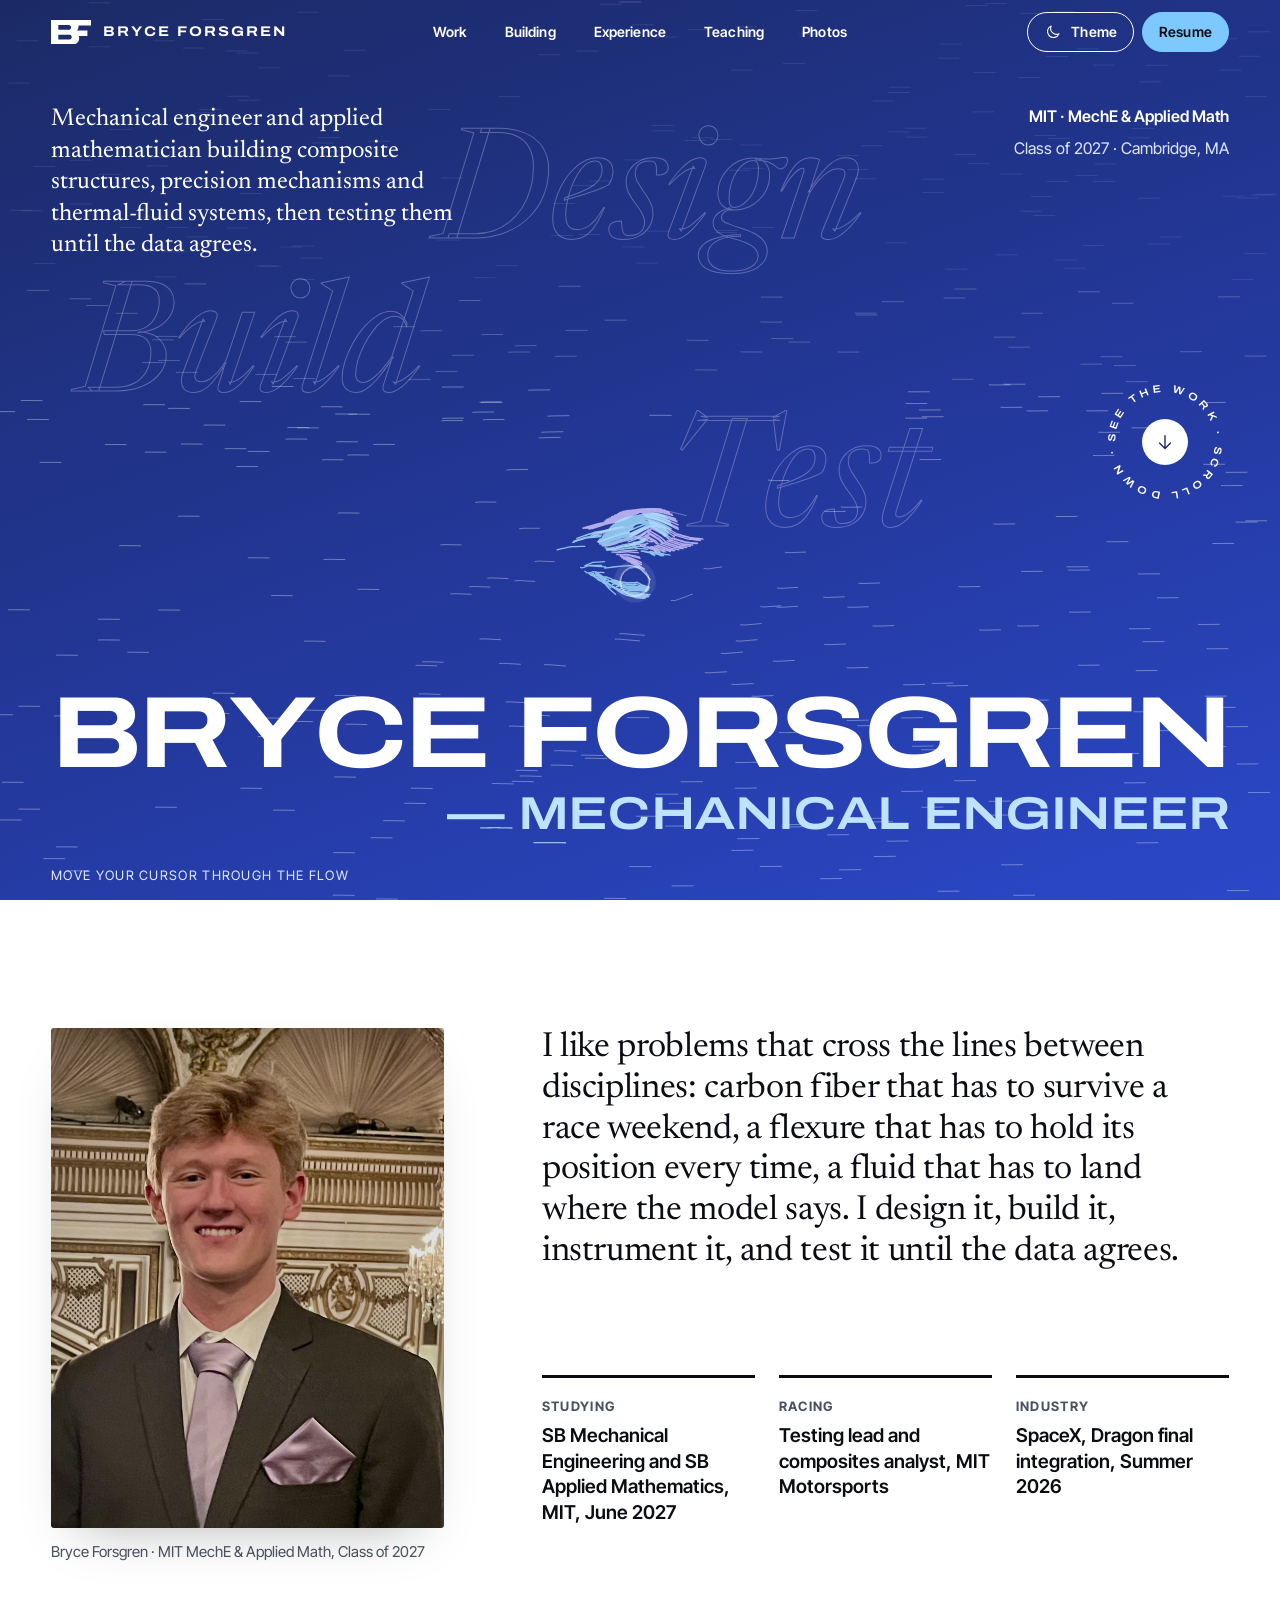
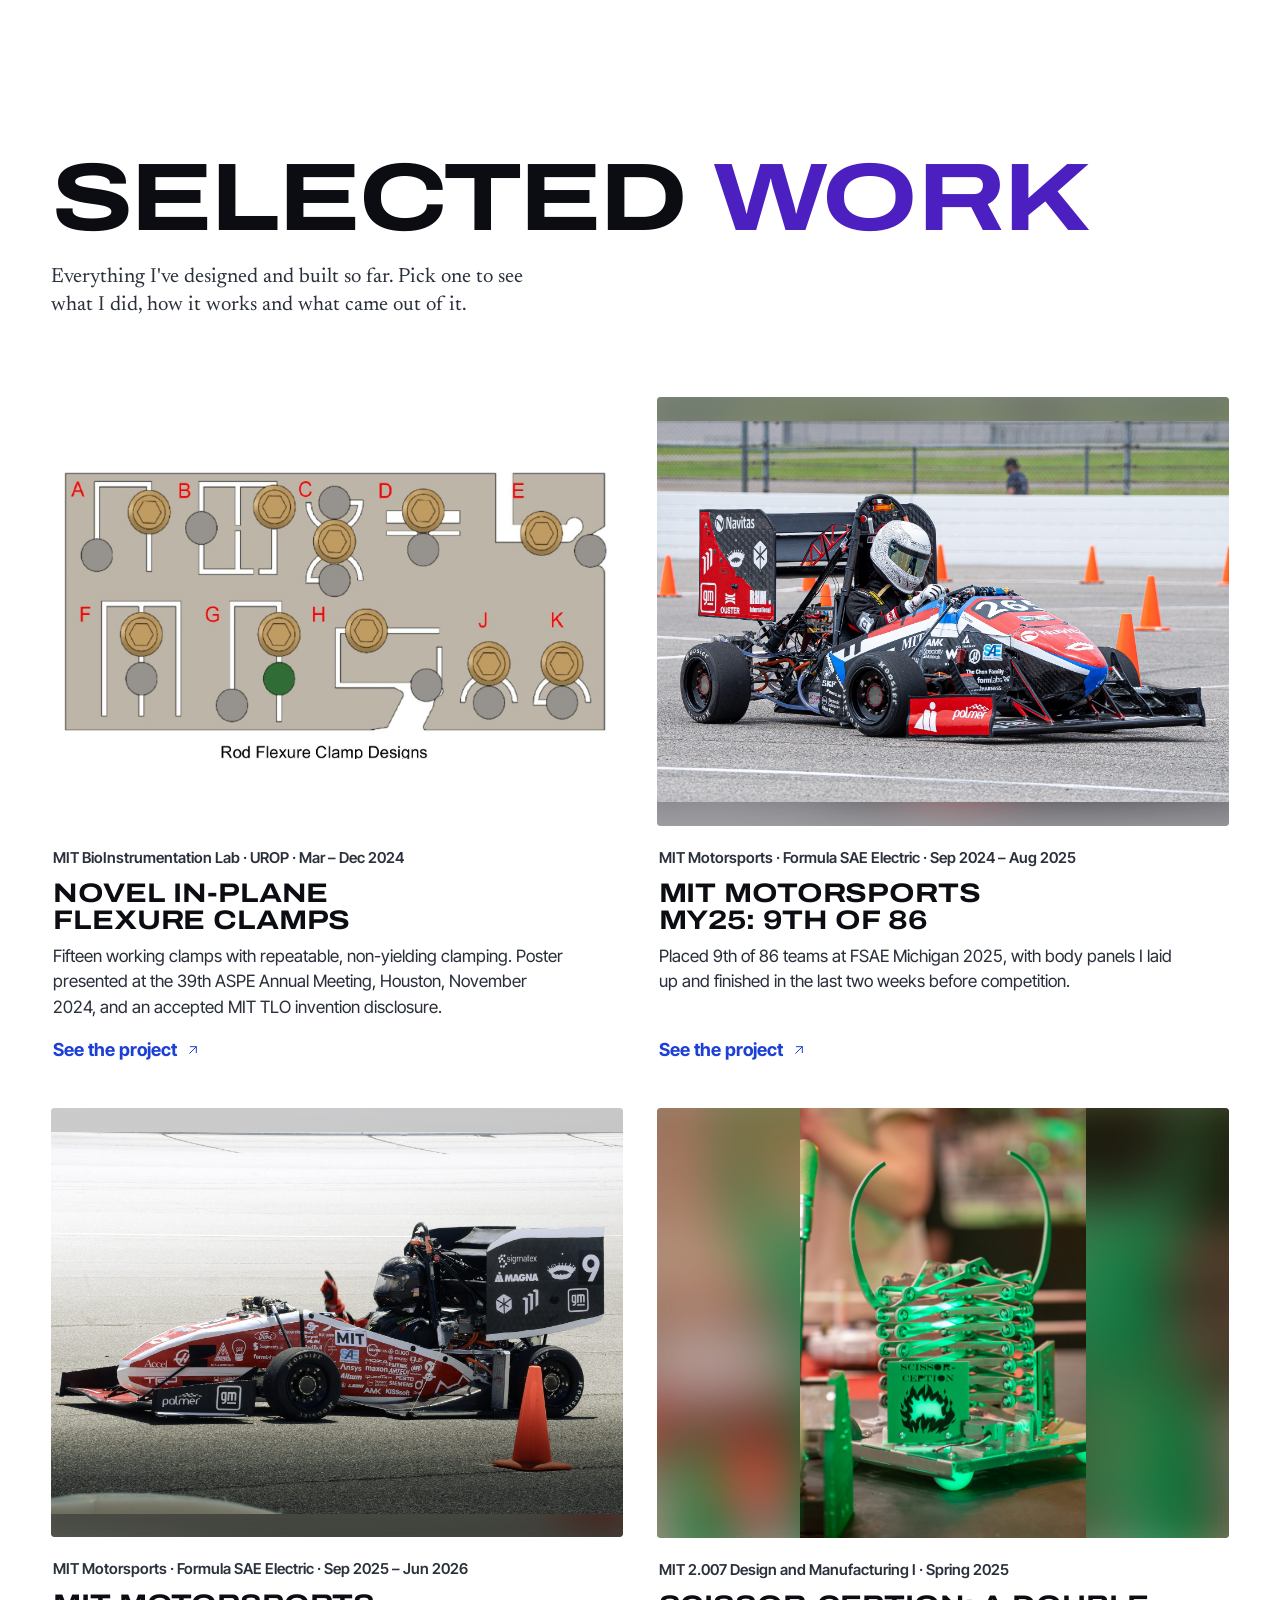
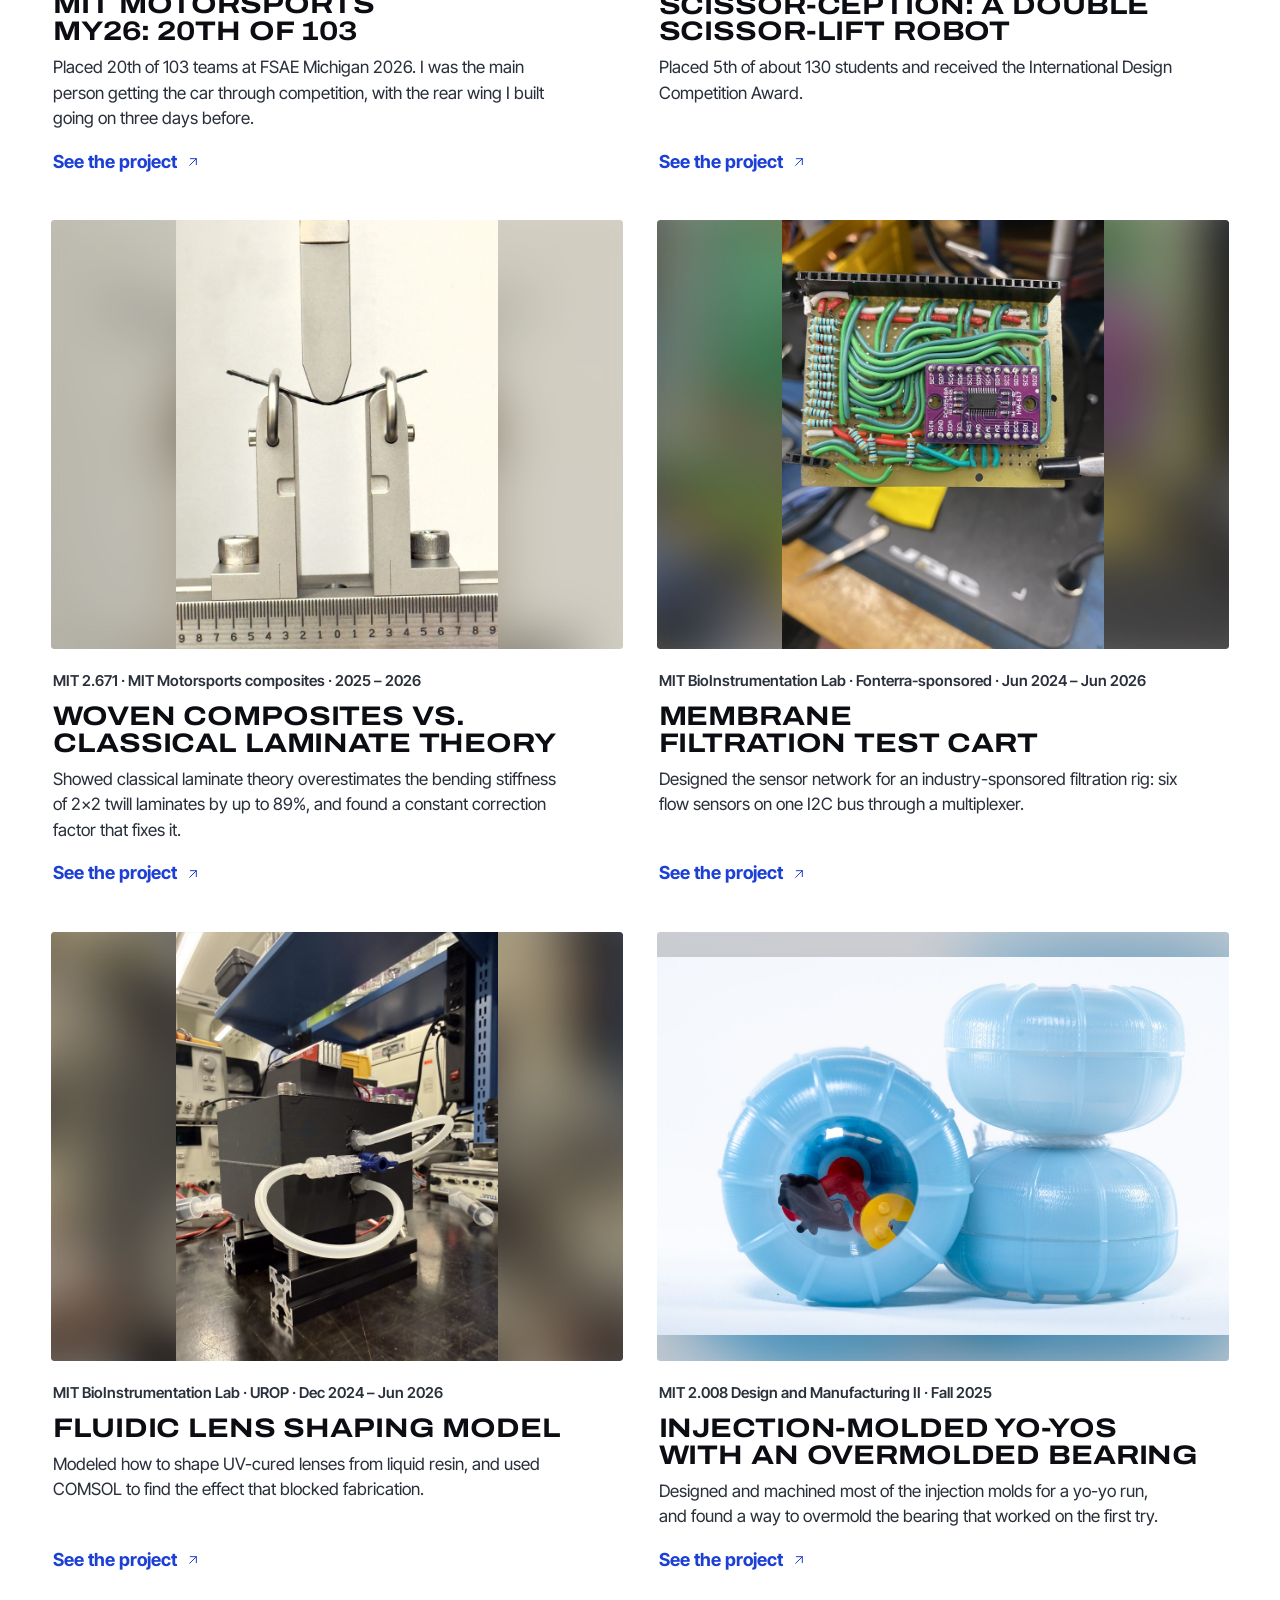
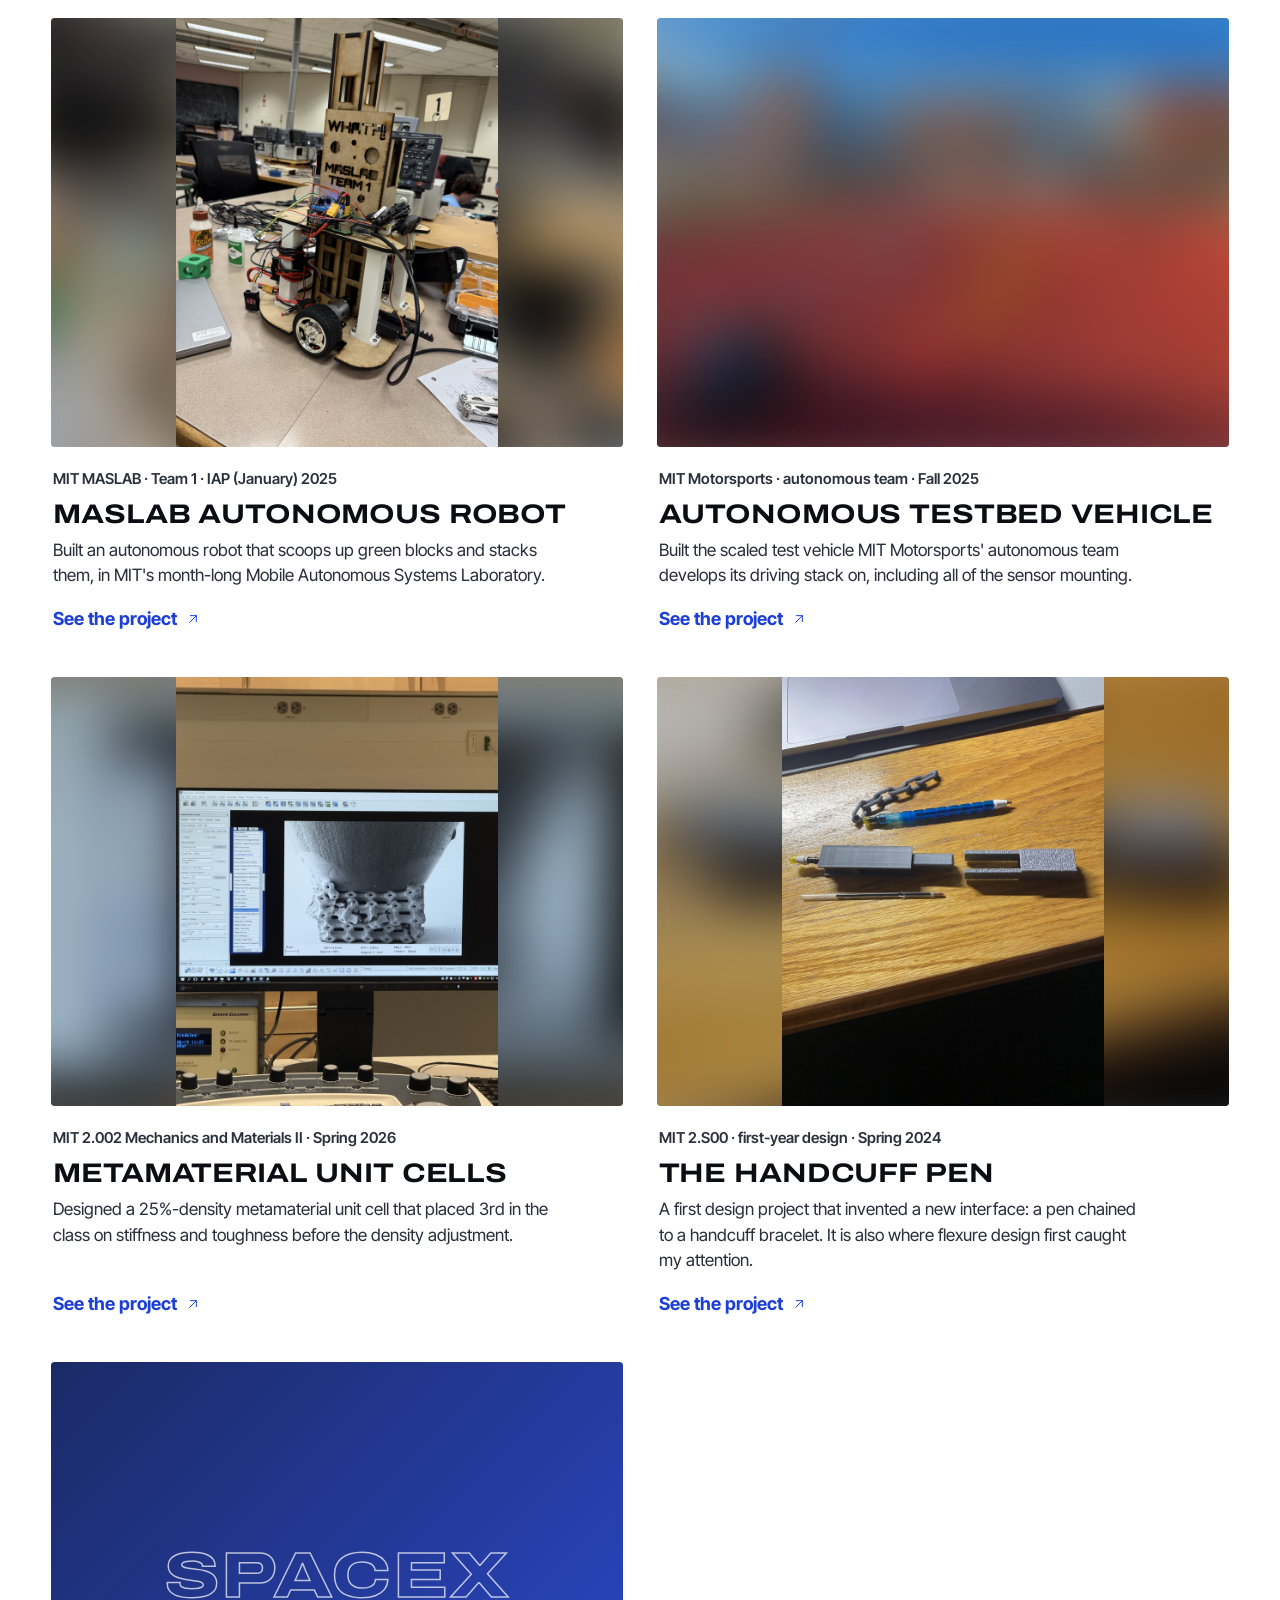
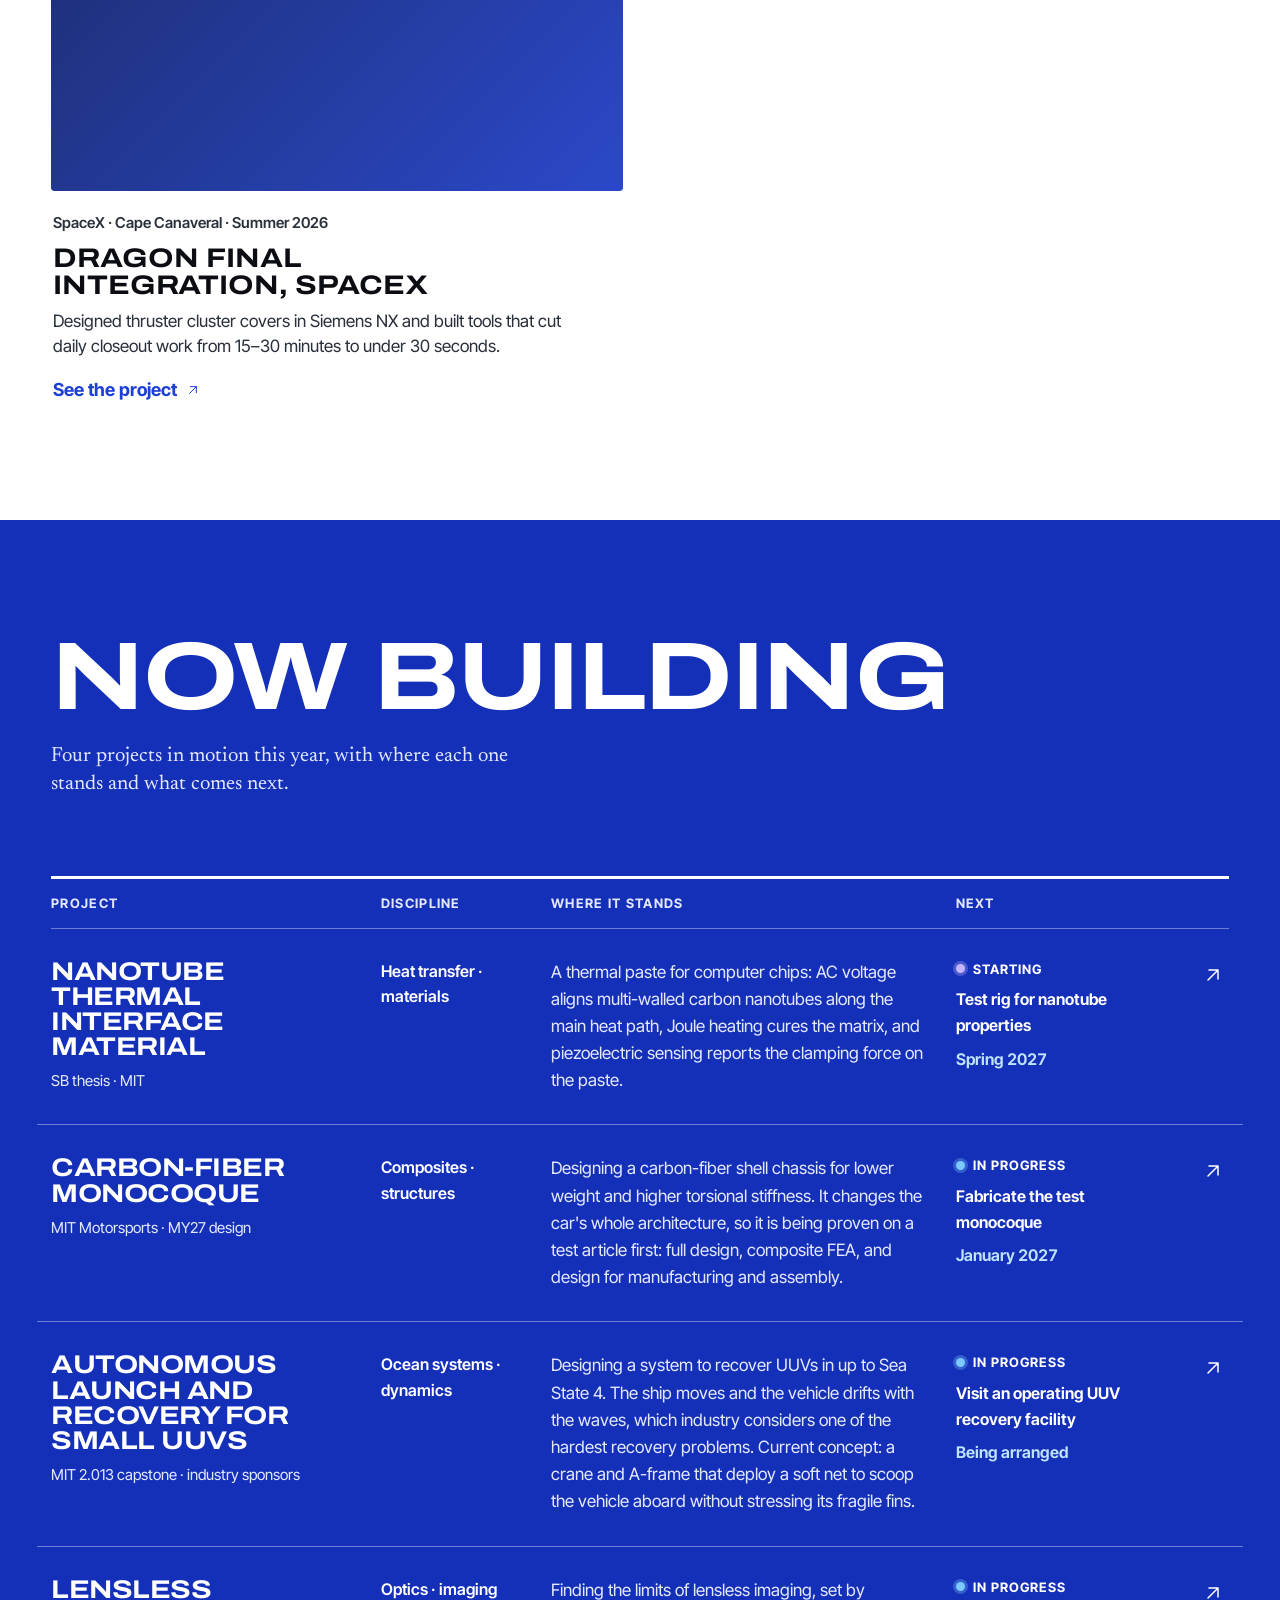
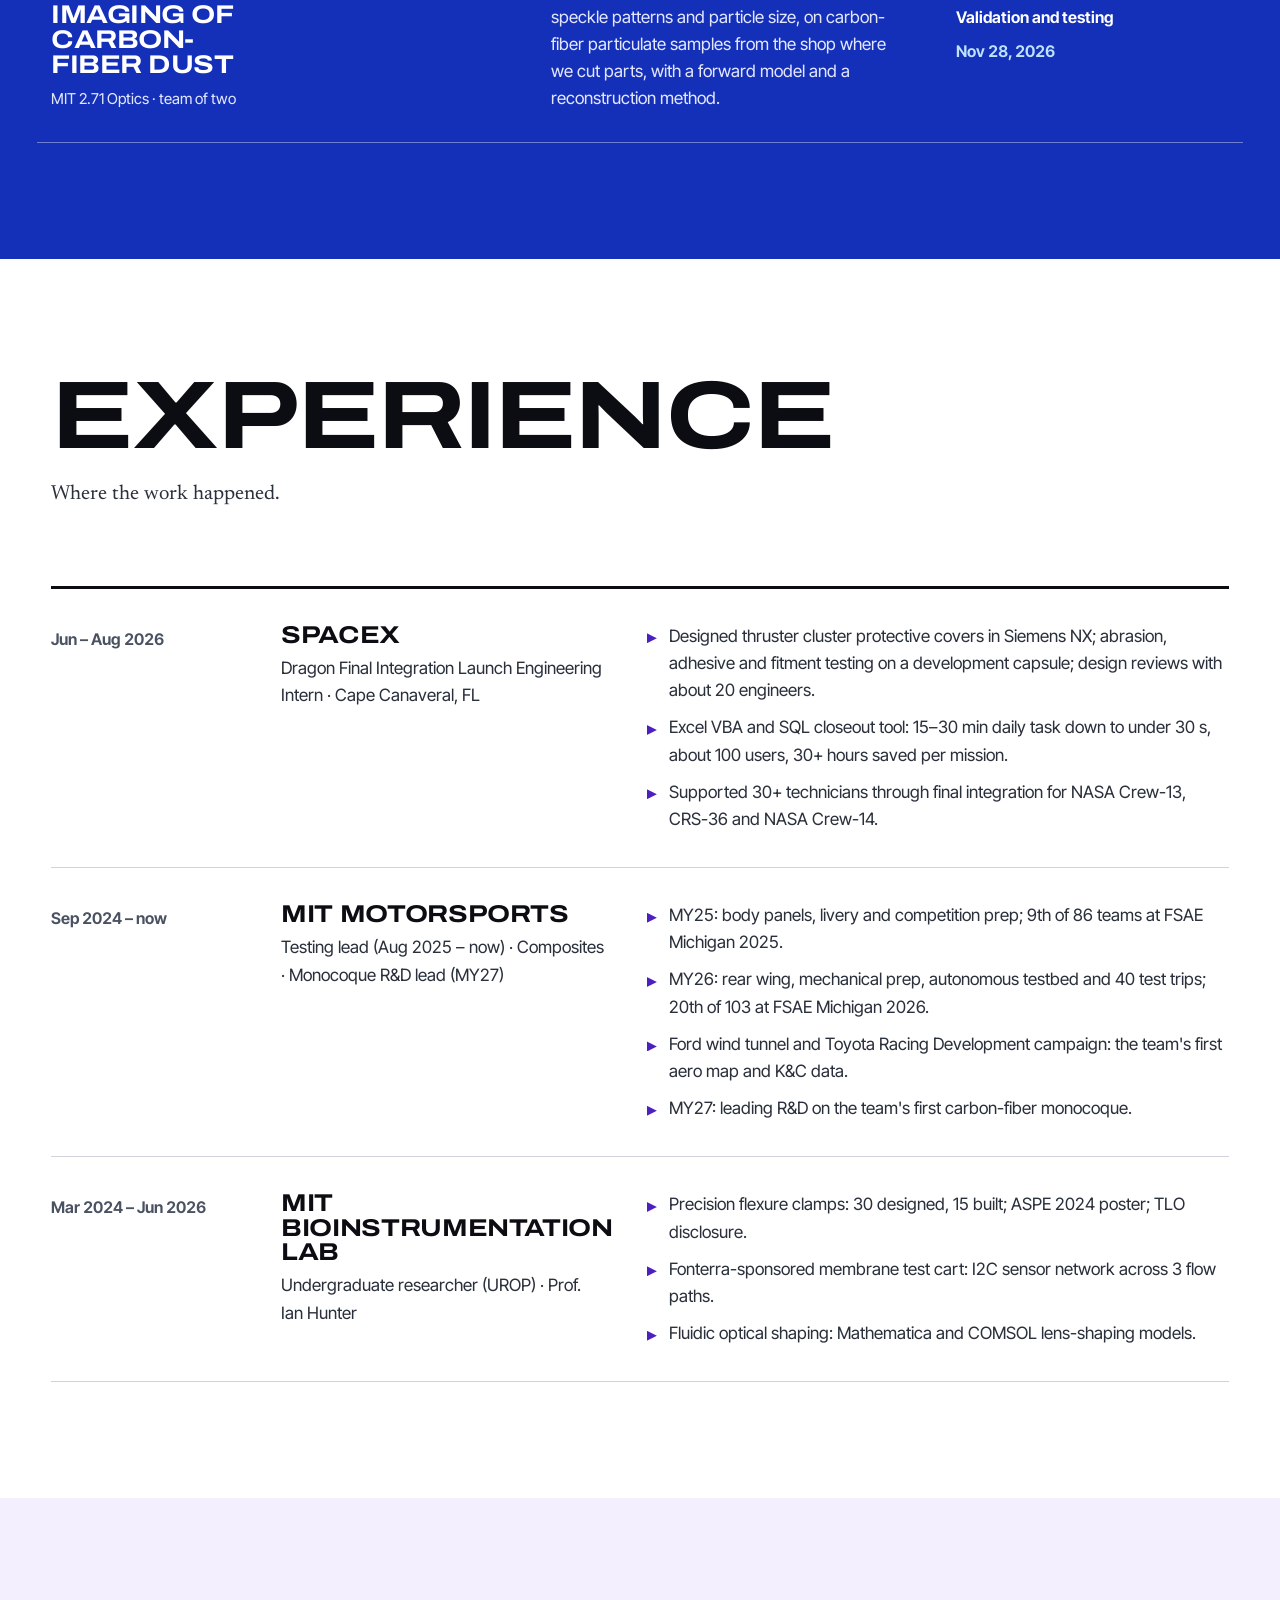
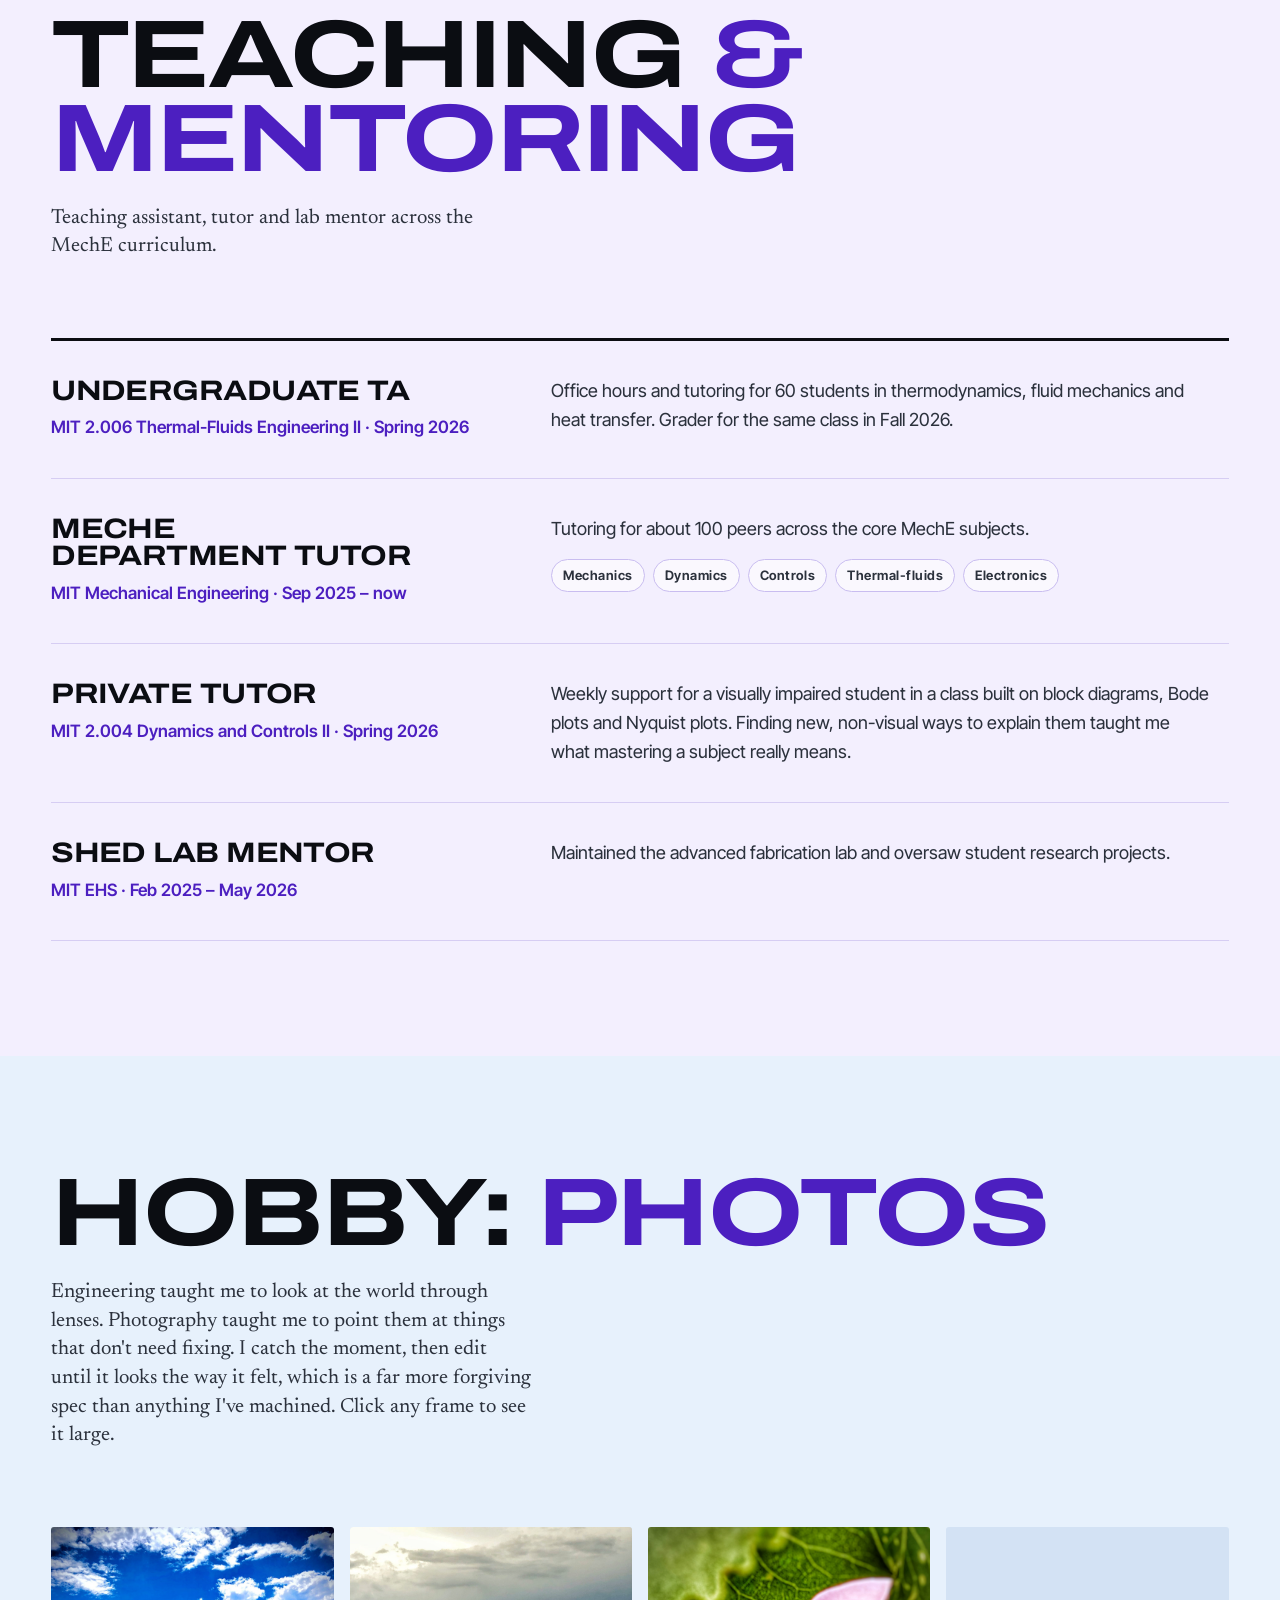
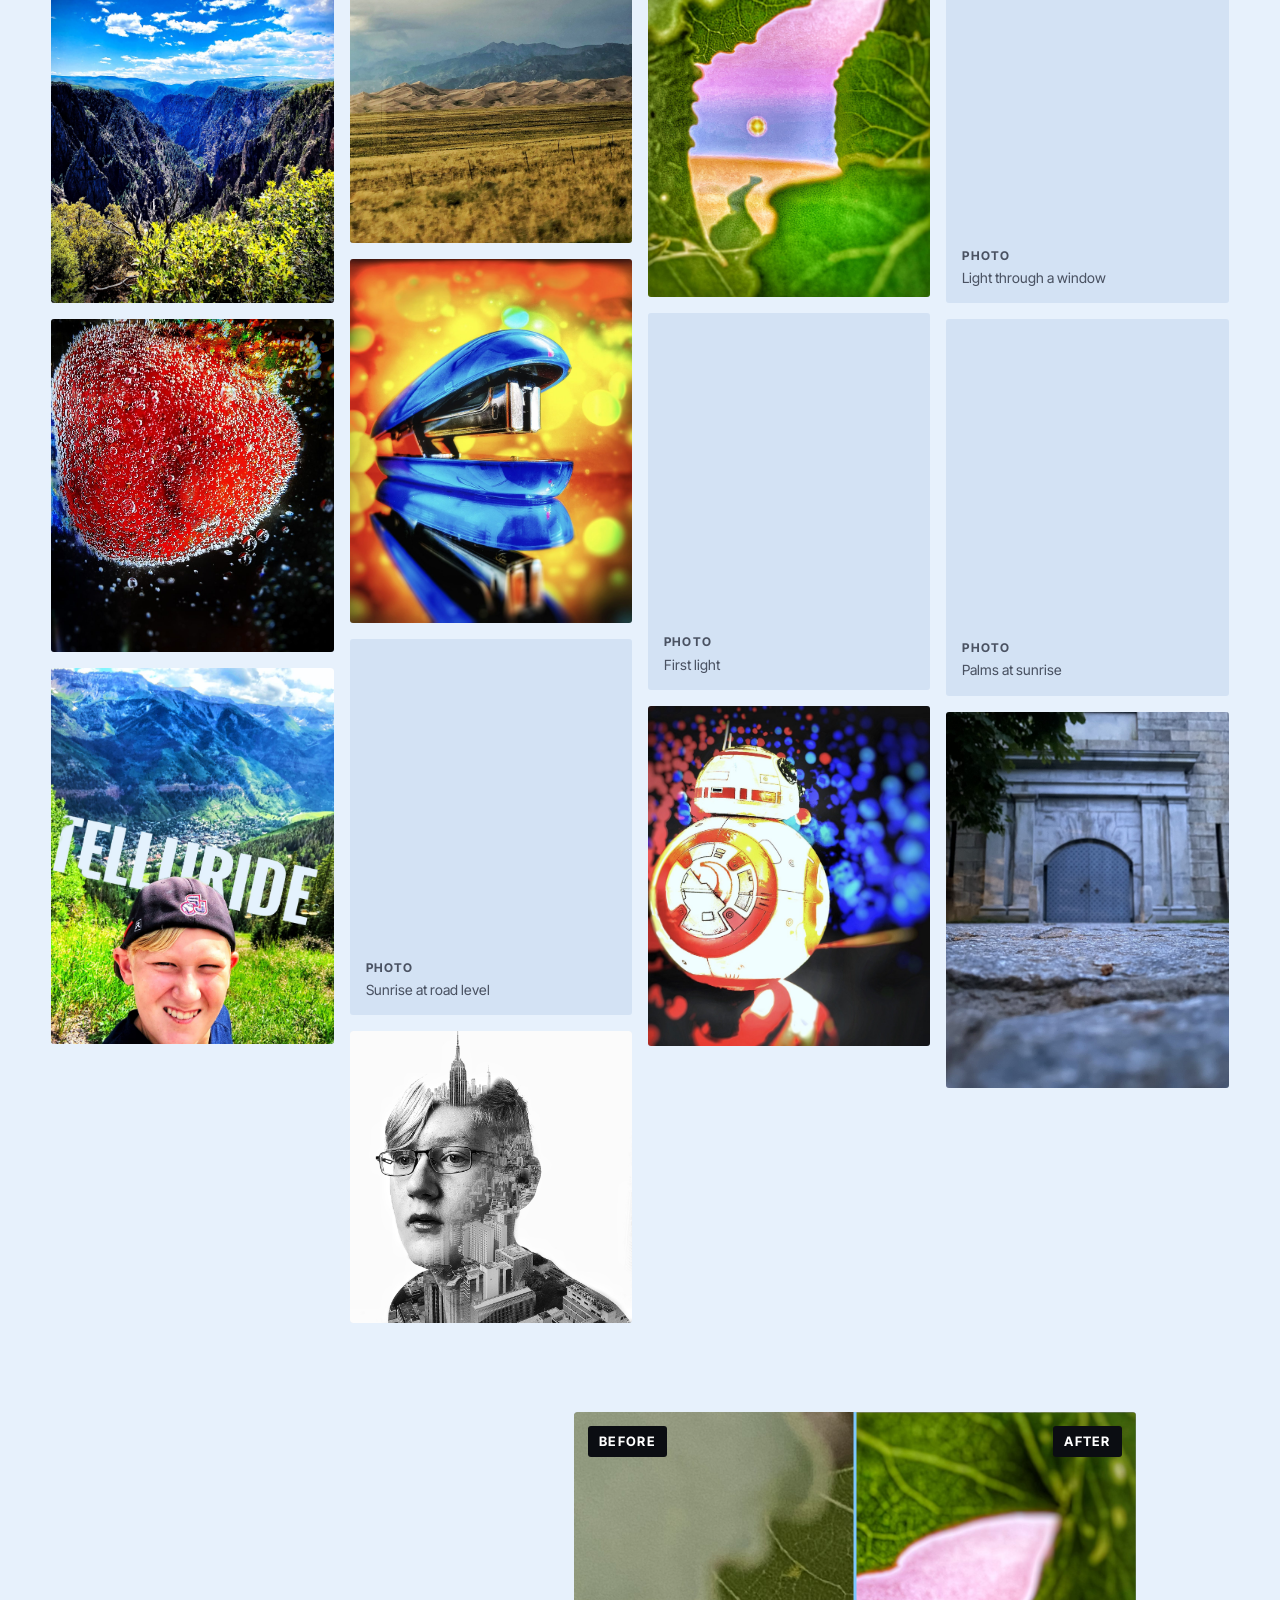
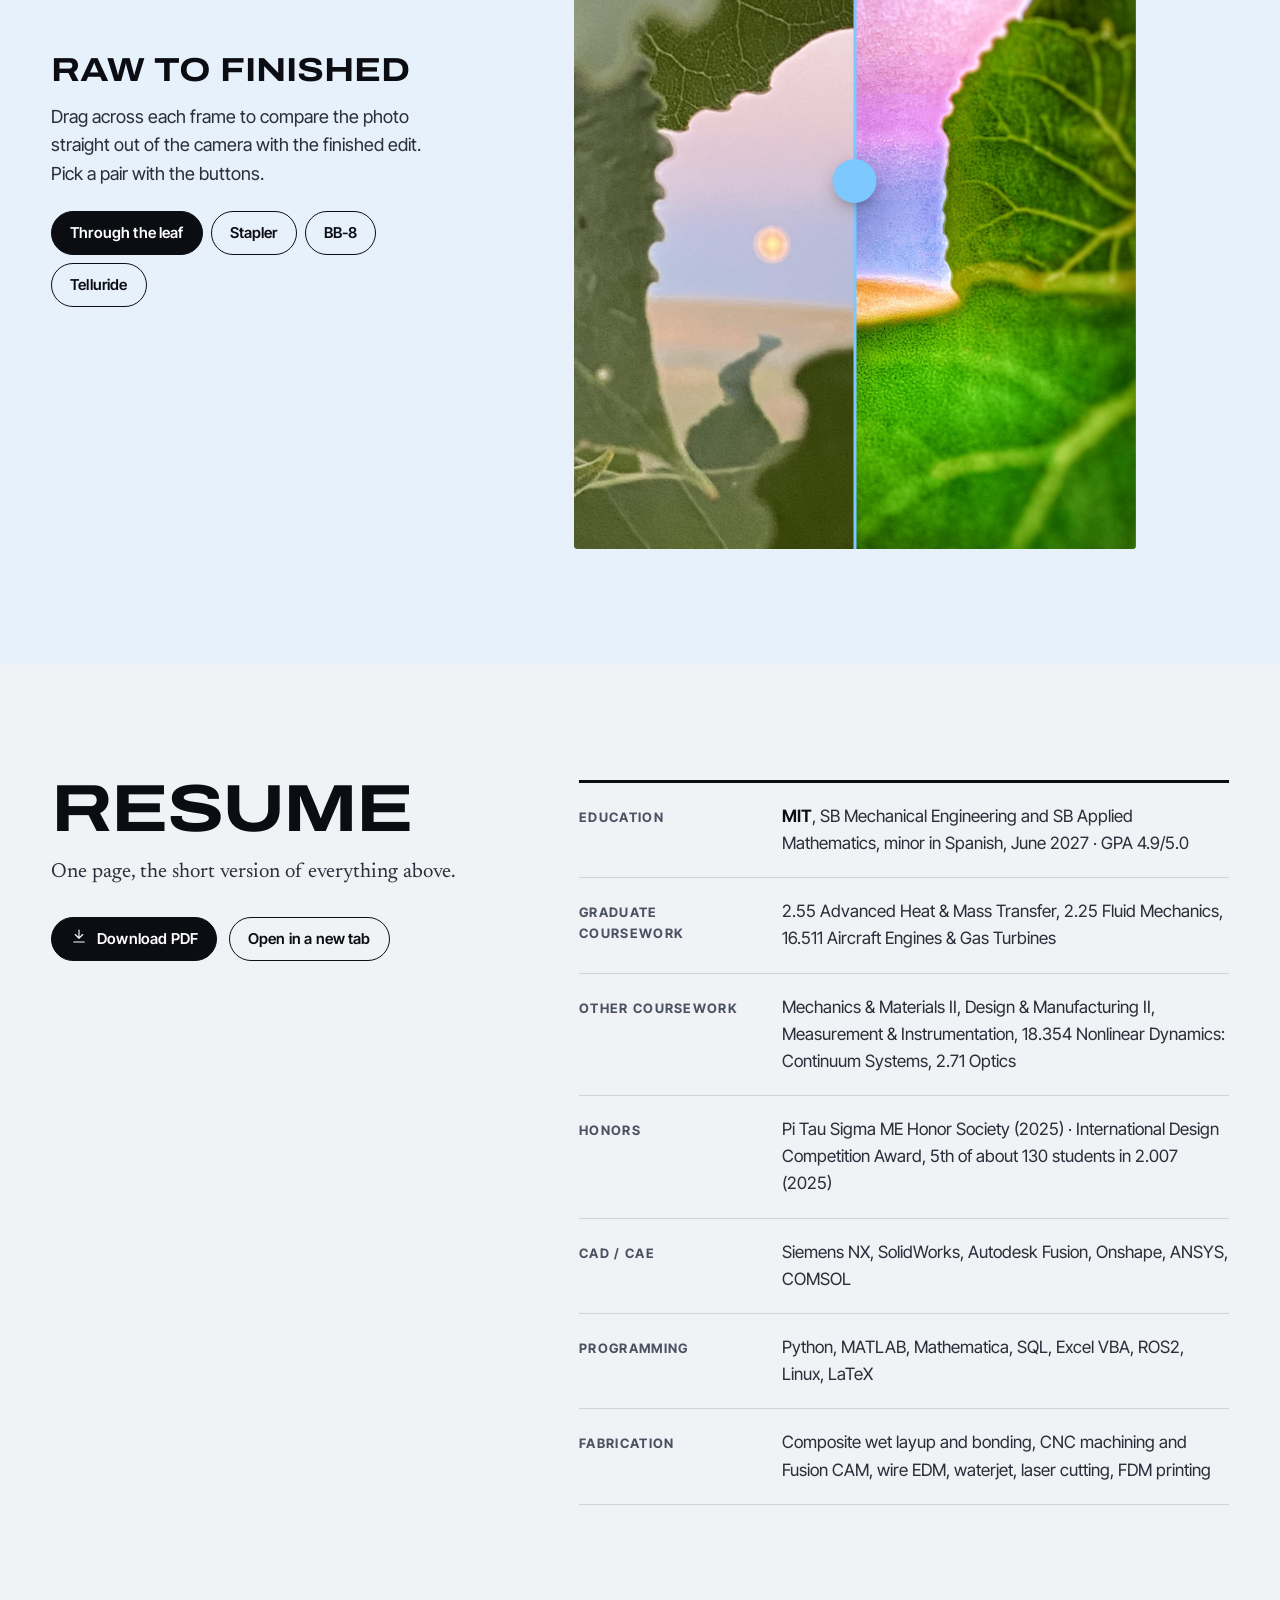
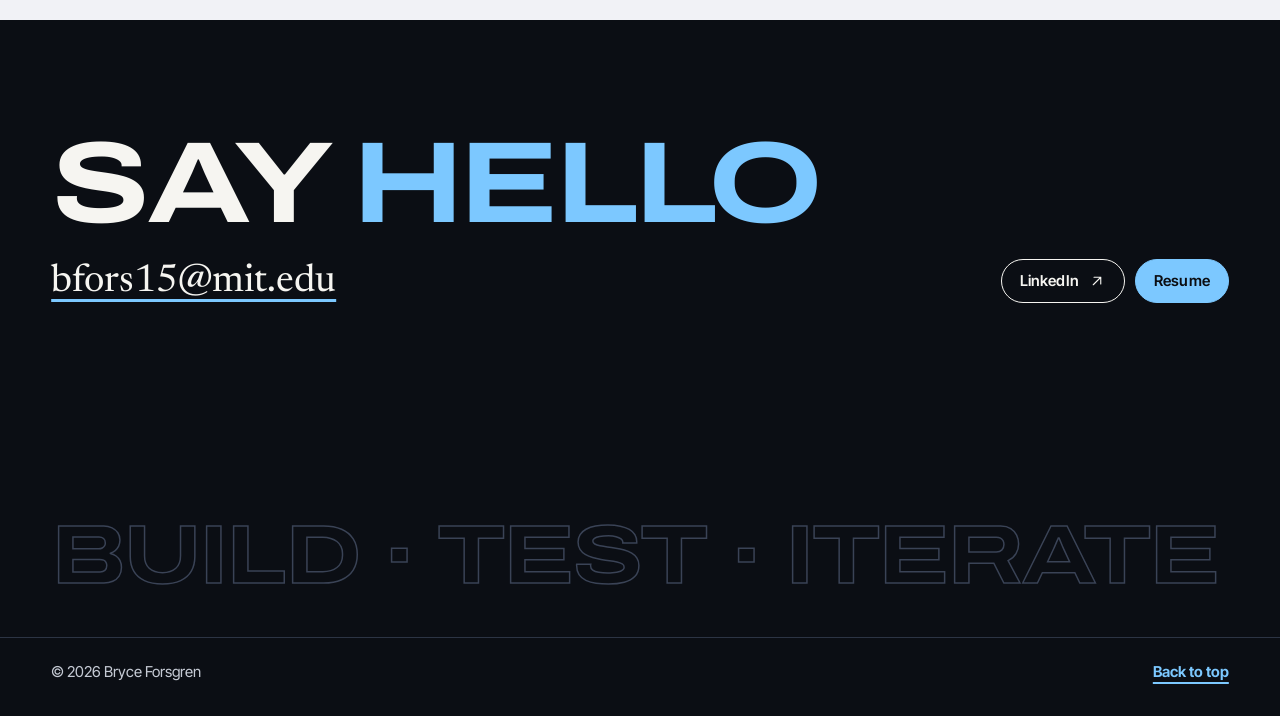
<file: index.html>
<!doctype html>
<html lang="en" data-motion="on">
<head>
  <meta charset="utf-8">
  <!-- Security: only this site's own files may load or run (no outside
       scripts, no inline scripts, no forms, no plugins). If you ever embed
       something from another site (e.g. a YouTube video), add its domain here. Cloudflare Web Analytics (injected by Cloudflare's proxy) is allowed. -->
  <meta http-equiv="Content-Security-Policy" content="default-src 'self'; script-src 'self' https://static.cloudflareinsights.com; style-src 'self' 'unsafe-inline'; img-src 'self' data:; media-src 'self'; font-src 'self'; connect-src 'self' https://cloudflareinsights.com; object-src 'none'; base-uri 'none'; form-action 'none'; upgrade-insecure-requests">
  <meta name="referrer" content="strict-origin-when-cross-origin">
  <meta name="viewport" content="width=device-width, initial-scale=1">
  <title>Bryce Forsgren · Mechanical Engineer</title>
  <meta name="description" content="Bryce Forsgren, MIT mechanical engineering. Composite structures, precision mechanisms, thermal-fluid systems and vehicle testing.">
  <meta name="theme-color" content="#1b2a66">
  <link rel="icon" href="assets/brand/favicon.svg" type="image/svg+xml">
  <link rel="preload" href="assets/fonts/archivo-var.woff2" as="font" type="font/woff2" crossorigin>
  <link rel="preload" href="assets/fonts/intertight-var.woff2" as="font" type="font/woff2" crossorigin>
  <link rel="stylesheet" href="css/site.css?v=202611010516">
  <!-- Light by default (easiest to read); remembers the visitor's toggle. -->
  <script src="js/theme.js?v=202611010516"></script>
</head>
<body data-page="home">
  <a class="skip-link" href="#main">Skip to content</a>

  <!-- ============================ NAV ============================ -->
  <header class="topnav on-photo" id="topnav">
    <div class="group">
      <a class="brand" href="#top" aria-label="Bryce Forsgren, back to top">
        <svg data-mark viewBox="0 0 110.89 68.8" aria-hidden="true"></svg>
        <span>Bryce Forsgren</span>
      </a>
    </div>
    <nav class="nav-sections" aria-label="Sections">
      <a class="pill" href="#work">Work</a>
      <a class="pill" href="#building">Building</a>
      <a class="pill" href="#experience">Experience</a>
      <a class="pill" href="#teaching">Teaching</a>
      <a class="pill" href="#photos">Photos</a>
    </nav>
    <div class="group right">
      <button class="pill theme-toggle" type="button" data-theme-toggle aria-label="Switch between light and dark">
        <span class="ti" data-icon="theme"></span><span class="tl">Theme</span>
      </button>
      <a class="pill solid" href="#resume">Resume</a>
      <button class="pill icon nav-menu-btn" type="button" data-menu-btn aria-expanded="false" aria-controls="mobile-menu" aria-label="Open menu">
        <span data-icon="menu"></span>
      </button>
    </div>
    <span class="nav-progress" aria-hidden="true"></span>
  </header>

  <div class="mobile-menu" id="mobile-menu" aria-label="Menu">
    <ol>
      <li style="--i:0"><a href="#work">Work</a></li>
      <li style="--i:1"><a href="#building">Building</a></li>
      <li style="--i:2"><a href="#experience">Experience</a></li>
      <li style="--i:3"><a href="#teaching">Teaching</a></li>
      <li style="--i:4"><a href="#photos">Photos</a></li>
      <li style="--i:5"><a href="#resume">Resume</a></li>
    </ol>
    <div class="mobile-menu-foot"><span>MIT Mechanical Engineering</span><a data-email-link href="#">Email me</a></div>
  </div>

  <main id="main">
    <!-- ============================ HERO ============================
         Optional photo: drop assets/img/hero.jpg and it shows faintly
         behind the flow field. -->
    <section class="hero" id="top" aria-labelledby="hero-title">
      <div class="hero-media" aria-hidden="true">
      </div>
      <canvas class="flow" aria-hidden="true"></canvas>
      <div class="hero-shade" aria-hidden="true"></div>
      <!-- Outlined words drifting behind the name. Change them freely. -->
      <div class="ghost" aria-hidden="true"><span class="g1">Design</span><span class="g2">Build</span><span class="g3">Test</span></div>

      <div class="hero-inner container">
        <div class="hero-top">
          <p class="hero-lede" data-person-line></p>
          <div class="hero-meta">
            <strong>MIT · MechE &amp; Applied Math</strong>
            <span>Class of 2027 · Cambridge, MA</span>
          </div>
        </div>
        <div class="hero-name">
          <h1 class="hero-title" id="hero-title" aria-label="Bryce Forsgren">
            <span class="hero-title-inner" aria-hidden="true">
              <span class="line">Bryce</span><span class="ch gap">&nbsp;</span><span class="line">Forsgren</span>
            </span>
          </h1>
          <p class="hero-role">— Mechanical engineer</p>
        </div>
      </div>

      <!-- Spinning scroll badge -->
      <a class="badge" href="#work" aria-label="Scroll to the work">
        <svg class="ring" viewBox="0 0 128 128" aria-hidden="true">
          <defs><path id="ring-path" d="M64 64 m-50 0 a50 50 0 1 1 100 0 a50 50 0 1 1 -100 0"/></defs>
          <text><textPath href="#ring-path" textLength="308" lengthAdjust="spacing">See the work · Scroll down ·</textPath></text>
        </svg>
        <span class="arrow" data-icon="down"></span>
      </a>
      <p class="hero-hint" aria-hidden="true">Move your cursor through the flow</p>
    </section>

    <!-- ========================= STATEMENT ========================= -->
    <section class="statement container" id="about" aria-label="About">
      <figure class="portrait reveal">
        <img src="assets/img/headshot.jpg" alt="Bryce Forsgren, smiling, in a dark suit with a lavender tie" width="781" height="995" loading="eager" decoding="async">
        <figcaption>Bryce Forsgren · MIT MechE &amp; Applied Math, Class of 2027</figcaption>
      </figure>
      <p class="statement-text" data-ink>I like problems that cross the lines between disciplines: carbon fiber that has to survive a race weekend, a flexure that has to hold its position every time, a fluid that has to land where the model says. I design it, build it, instrument it, and test it until the data agrees.</p>
      <dl class="facts reveal">
        <div><dt>Studying</dt><dd>SB Mechanical Engineering and SB Applied Mathematics, MIT, June 2027</dd></div>
        <div><dt>Racing</dt><dd>Testing lead and composites analyst, MIT Motorsports</dd></div>
        <div><dt>Industry</dt><dd>SpaceX, Dragon final integration, Summer 2026</dd></div>
      </dl>
    </section>

    <!-- ======================= SELECTED WORK ======================= -->
    <section class="section" id="work" aria-labelledby="work-title">
      <div class="container">
        <div class="section-head reveal">
          <h2 id="work-title">Selected <span class="hl">work</span></h2>
          <p>Everything I've designed and built so far. Pick one to see what I did, how it works and what came out of it.</p>
        </div>
        <!-- Project cards are built from js/data.js (projects). -->
        <div class="cards" data-projects></div>
      </div>
    </section>

    <!-- ===================== NOW BUILDING (cobalt) ===================== -->
    <section class="section band-cobalt" id="building" aria-labelledby="building-title">
      <div class="container">
        <div class="section-head reveal">
          <h2 id="building-title">Now building</h2>
          <p>Four projects in motion this year, with where each one stands and what comes next.</p>
        </div>
        <div class="ledger reveal">
          <div class="ledger-head" aria-hidden="true">
            <span>Project</span><span>Discipline</span><span>Where it stands</span><span>Next</span><span></span>
          </div>
          <div data-building></div>
        </div>
      </div>
    </section>

    <!-- ======================== EXPERIENCE ======================== -->
    <section class="section" id="experience" aria-labelledby="xp-title">
      <div class="container">
        <div class="section-head reveal">
          <h2 id="xp-title">Experience</h2>
          <p>Where the work happened.</p>
        </div>
        <div class="xp" data-experience></div>
      </div>
    </section>

    <!-- ========================= TEACHING =========================
         Edit the list in js/data.js (teaching). -->
    <section class="section band-lav" id="teaching" aria-labelledby="teach-title">
      <div class="container">
        <div class="section-head reveal">
          <h2 id="teach-title">Teaching <span class="hl">&amp; mentoring</span></h2>
          <p>Teaching assistant, tutor and lab mentor across the MechE curriculum.</p>
        </div>
        <div class="teach" data-teaching></div>
      </div>
    </section>

    <!-- ===================== PHOTOGRAPHY (light blue) ===================== -->
    <section class="section band-sky" id="photos" aria-labelledby="photos-title">
      <div class="container">
        <div class="section-head reveal">
          <h2 id="photos-title">Hobby: <span class="hl">photos</span></h2>
          <p>Engineering taught me to look at the world through lenses. Photography taught me to point them at things that don't need fixing. I catch the moment, then edit until it looks the way it felt, which is a far more forgiving spec than anything I've machined. Click any frame to see it large.</p>
        </div>
        <div class="photos-grid" data-photos></div>
        <div class="before-after reveal" data-edit></div>
      </div>
      <dialog class="lightbox" data-lightbox aria-label="Photo viewer"></dialog>
    </section>

    <!-- ========================== RESUME ========================== -->
    <section class="section band-light" id="resume" aria-labelledby="resume-title">
      <div class="container resume-grid">
        <div class="section-head reveal">
          <h2 id="resume-title">Resume</h2>
          <p>One page, the short version of everything above.</p>
          <div class="resume-actions">
            <a class="pill solid" data-resume-link href="#" download><span data-icon="download"></span>Download PDF</a>
            <a class="pill" data-resume-view href="#" target="_blank" rel="noopener">Open in a new tab</a>
          </div>
        </div>
        <dl class="resume-facts reveal" data-resume></dl>
      </div>
    </section>

    <!-- ===================== CONTACT (night) ===================== -->
    <section class="section band-night" id="contact" aria-labelledby="contact-title">
      <div class="container contact reveal">
        <div>
          <h2 id="contact-title">Say <span>hello</span></h2>
          <a class="big-link" data-email-link href="#"></a>
        </div>
        <div class="contact-links" data-contact-links></div>
      </div>
    </section>
  </main>

  <footer class="site-footer">
    <span class="footer-word" aria-hidden="true">Build · Test · Iterate</span>
    <div class="container">
      <span>© <span data-year></span> Bryce Forsgren</span>
      <a class="text-link" href="#top">Back to top</a>
    </div>
  </footer>

  <script src="js/data.js?v=202611010516"></script>
  <script src="js/site.js?v=202611010516"></script>
  <script src="js/flow.js?v=202611010516"></script>
</body>
</html>
</file>
<file: css/site.css>
/* =====================================================================
   Bryce Forsgren — portfolio stylesheet (v2: blueprint + hi-vis)
   ---------------------------------------------------------------------
   Palette idea: engineering drawings and the shop floor.
     Blueprint cobalt  — big colour bands and links
     Hi-vis yellow     — highlights on the dark bands only
     Night + white     — everything you read
   Readability: body text is 18px, every colour pair used for reading
   is at least 7:1 contrast (WCAG AAA), and long text is upright, not
   italic. Change colours ONLY in section 2 and the whole site follows.

   SECTIONS
     1. Fonts                 9. Also built (hover preview)
     2. Tokens                10. Now building (cobalt band)
     3. Base                  11. Experience
     4. Shared pieces         12. Photography (dark band)
     5. Navigation            13. Resume, contact, footer
     6. Hero                  14. Case study page
     7. Marquee (yellow band) 15. Motion + responsive
     8. Statement + selected work
   ===================================================================== */


/* ---------- 1. Fonts (self-hosted, variable) --------------------------- */
@font-face { font-family: "Archivo"; src: url("../assets/fonts/archivo-var.woff2") format("woff2"); font-weight: 100 900; font-stretch: 62% 125%; font-display: swap; }
@font-face { font-family: "Inter Tight"; src: url("../assets/fonts/intertight-var.woff2") format("woff2"); font-weight: 100 900; font-display: swap; }
@font-face { font-family: "Newsreader"; src: url("../assets/fonts/newsreader-var.woff2") format("woff2"); font-weight: 200 800; font-style: normal; font-display: swap; }
@font-face { font-family: "Newsreader"; src: url("../assets/fonts/newsreader-italic-var.woff2") format("woff2"); font-weight: 200 800; font-style: italic; font-display: swap; }


/* ---------- 2. Tokens --------------------------------------------------- */
:root {
  color-scheme: light;
  /* Reading surfaces */
  --paper: #ffffff;
  --paper-2: #f1f2f6;     /* light band */
  --ink: #0b0d12;         /* 19.4:1 on white */
  --ink-2: #2b313c;       /* 13.1:1 */
  --ink-3: #4a5262;       /* 7.9:1 — smallest allowed text colour */
  --line: #cfd3dc;
  --line-strong: #0b0d12;
  --link: #1c3fd6;        /* 7.7:1 on white */

  /* Colour bands (identical in light and dark mode) */
  --night: #0b0e14;       /* contact, footer */
  --hero-a: #1b2a66;      /* hero gradient, top-left  (white text 13.4:1) */
  --hero-b: #2b48c9;      /* hero gradient, bottom-right (white text 7.3:1) */
  --night-2: #141924;
  --on-night: #f6f5f1;    /* 17.7:1 */
  --on-night-2: #c5cad4;  /* 11.8:1 */
  --cobalt: #1530b8;      /* "Now building" band */
  --on-cobalt: #ffffff;   /* 9.8:1 */
  --on-cobalt-2: #e2e7ff;
  --sky: #7cc8ff;         /* light blue: 10.6:1 on night, night text on it 10.6:1 */
  --sky-on-cobalt: #bfe3ff; /* 7.3:1 on cobalt */
  --violet: #4c1fc0;      /* purple: 9.3:1 on white */
  --lavender: #c4b5fd;    /* purple for dark grounds: 10.5:1 on night */
  --sky-wash: #d9efff;    /* pale light-blue highlight behind text on white */

  --ph: #e4e7ee;          /* photo placeholders */
  --sky-band: #e7f1fc;    /* light-blue band behind the photographs */
  --lav-band: #f3effe;    /* pale lavender band behind Teaching */
  --ph-ink: #4a5262;

  --font-display: "Archivo", "Arial Narrow", Arial, sans-serif;
  --font-body: "Inter Tight", ui-sans-serif, system-ui, -apple-system, "Segoe UI", sans-serif;
  --font-serif: "Newsreader", ui-serif, Georgia, "Times New Roman", serif;

  --gutter: clamp(18px, 4vw, 56px);
  --maxw: 1440px;
  --nav-h: 64px;
  --radius: 3px;
  --ease: cubic-bezier(.2, .7, .1, 1);
  --ease-out: cubic-bezier(.16, 1, .3, 1);
}
:root[data-theme="dark"] {
  color-scheme: dark;
  --paper: #0b0e14;
  --paper-2: #141924;
  --ink: #f6f5f1;
  --ink-2: #c5cad4;
  --ink-3: #a9b1bf;       /* 8.9:1 on night */
  --line: #2c3444;
  --line-strong: #f6f5f1;
  --link: #8ea5ff;        /* 8.3:1 on night */
  --night: #05070b;
  --night-2: #0e121a;
  --ph: #1b2130;
  --ph-ink: #a9b1bf;
  --violet: #c4b5fd;
  --sky-band: #162033;
  --lav-band: #1a1630;
  --sky-wash: rgb(124 200 255 / .28);
}


/* ---------- 3. Base ------------------------------------------------------ */
*, *::before, *::after { box-sizing: border-box; }
html { background: var(--paper); scroll-padding-top: var(--nav-h); -webkit-text-size-adjust: 100%; }
body {
  margin: 0; background: var(--paper); color: var(--ink);
  font-family: var(--font-body); font-size: 1.125rem; line-height: 1.6; font-weight: 420;
  -webkit-font-smoothing: antialiased; text-rendering: optimizeLegibility; overflow-x: clip;
  caret-color: var(--link);
}
h1, h2, h3, h4, p, figure, ul, ol, dl, dd { margin: 0; }
ul, ol { padding: 0; list-style: none; }
h1, h2, h3 { text-wrap: balance; }
p { text-wrap: pretty; }
a { color: inherit; text-decoration: none; }
img { display: block; max-width: 100%; }
button, input { font: inherit; color: inherit; }
button { cursor: pointer; }
::selection { background: var(--sky); color: #0b0d12; }
:focus-visible { outline: 3px solid var(--link); outline-offset: 3px; border-radius: 2px; }
.band-night :focus-visible, .band-cobalt :focus-visible, .hero :focus-visible { outline-color: var(--sky); }
html { scrollbar-color: var(--ink-3) var(--paper); }
::-webkit-scrollbar { width: 12px; }
::-webkit-scrollbar-track { background: var(--paper); }
::-webkit-scrollbar-thumb { background: var(--ink-3); border: 3px solid var(--paper); border-radius: 12px; }
.tnum { font-variant-numeric: tabular-nums; }
.skip-link { position: absolute; left: 16px; top: -80px; z-index: 100; background: var(--sky); color: #0b0d12; padding: 10px 14px; font-weight: 600; border-radius: var(--radius); }
.skip-link:focus { top: 12px; }
.theme-shift, .theme-shift * { transition: background-color .5s var(--ease), color .5s var(--ease), border-color .5s var(--ease) !important; }


/* ---------- 4. Shared pieces -------------------------------------------- */
.container { position: relative; z-index: 1; max-width: var(--maxw); margin: 0 auto; padding: 0 var(--gutter); }
.section { position: relative; padding: clamp(72px, 9vw, 140px) 0; }
/* Colour bands keep their own colours in both themes. */
.band-night { background: var(--night); color: var(--on-night); --ink: var(--on-night); --ink-2: var(--on-night-2); --ink-3: var(--on-night-2); --line: #2c3444; --link: var(--sky); --violet: var(--lavender); --ph: #1b2130; --ph-ink: var(--on-night-2); }
.band-cobalt { background: var(--cobalt); color: var(--on-cobalt); --ink: var(--on-cobalt); --ink-2: var(--on-cobalt-2); --ink-3: var(--on-cobalt-2); --line: rgb(255 255 255 / .38); --line-strong: #fff; --link: var(--sky-on-cobalt); --violet: #e0d7ff; }
.band-light { background: var(--paper-2); }
.band-sky { background: var(--sky-band); --ph: #d3e2f4; --line: #c3d3e8; }
:root[data-theme="dark"] .band-lav { --line: #342c55; }
:root[data-theme="dark"] .teach-row .tags span { background: transparent; border-color: #463c70; }
:root[data-theme="dark"] .band-sky { --ph: #1f2a40; --line: #2c3a55; }

/* Section heading: very large uppercase title with a plain lead beside it. */
.section-head {
  display: grid; gap: 22px; margin-bottom: clamp(44px, 6vw, 80px);
}
.section-head h2 {
  font-family: var(--font-display); font-stretch: 125%; font-weight: 700; text-transform: uppercase;
  font-size: clamp(1.9rem, 8.6vw, 6rem); line-height: .88; letter-spacing: -.03em; overflow-wrap: normal; hyphens: none;
}
.section-head h2 .hl { color: var(--violet); }
.section-head p { max-width: 44ch; font-family: var(--font-serif); font-size: clamp(1.25rem, 1.6vw, 1.5rem); line-height: 1.4; color: var(--ink-2); }

/* Buttons. */
.pill {
  display: inline-flex; align-items: center; gap: 9px; min-height: 44px; padding: 0 18px;
  border: 1.5px solid currentColor; border-radius: 999px; background: transparent;
  font-size: .9375rem; font-weight: 600; letter-spacing: .01em; color: var(--ink); white-space: nowrap;
  transition: background-color .3s var(--ease), color .3s var(--ease), border-color .3s var(--ease), transform .25s var(--ease);
}
.pill:hover { background: var(--ink); color: var(--paper); border-color: var(--ink); }
.pill:active { transform: scale(.97); }
.pill.solid { background: var(--ink); color: var(--paper); border-color: var(--ink); }
.pill.solid:hover { background: var(--link); border-color: var(--link); color: #fff; }
.pill.icon { width: 44px; padding: 0; justify-content: center; }
.pill svg { width: 18px; height: 18px; flex-shrink: 0; }

/* Text link: always underlined so it reads as a link without colour. */
.text-link { display: inline-flex; align-items: center; gap: 8px; font-weight: 650; color: var(--link); text-decoration: underline; text-decoration-thickness: 2px; text-underline-offset: 5px; transition: gap .4s var(--ease-out); }
.text-link:hover { gap: 12px; }
.text-link svg { width: 18px; height: 18px; }

/* Image slots: labelled placeholder until the real <img> exists. */
.ph { position: relative; overflow: hidden; background: var(--ph); border-radius: var(--radius); }
.ph-label { position: absolute; left: 16px; bottom: 14px; right: 16px; font-size: .875rem; color: var(--ph-ink); }
.ph-label b { display: block; font-weight: 700; letter-spacing: .1em; text-transform: uppercase; font-size: .75rem; margin-bottom: 2px; }
.ph img { position: absolute; inset: 0; width: 100%; height: 100%; object-fit: cover; }

.chip { display: inline-flex; align-items: center; gap: 8px; font-size: .8125rem; font-weight: 700; letter-spacing: .08em; text-transform: uppercase; white-space: nowrap; }
.chip::before { content: ""; width: 9px; height: 9px; border-radius: 50%; background: var(--sky); box-shadow: 0 0 0 3px rgb(124 200 255 / .3); }
.chip.starting::before { background: var(--lavender); box-shadow: 0 0 0 3px rgb(196 181 253 / .3); }
.chip.done::before { background: currentColor; box-shadow: none; }

.reveal.pre { opacity: 0; transform: translate3d(0, 32px, 0); }
.reveal { transition: opacity 1s var(--ease), transform 1.2s var(--ease-out); transition-delay: var(--delay, 0ms); }
.reveal.in { opacity: 1; transform: none; }


/* ---------- 5. Navigation ------------------------------------------------
   White over the dark hero; solid paper bar once you scroll past it. */
.topnav {
  position: fixed; top: 0; left: 0; right: 0; z-index: 40; height: var(--nav-h);
  display: grid; grid-template-columns: minmax(0, 1fr) auto minmax(0, 1fr); align-items: center; gap: 16px;
  padding: 0 var(--gutter); color: var(--ink); transition: color .4s var(--ease), background-color .4s var(--ease), box-shadow .4s var(--ease);
}
.topnav.on-paper { background: var(--paper); box-shadow: 0 1px 0 var(--line); }
.topnav.on-photo { color: #fff; background: transparent; }
.topnav .group { display: flex; gap: 8px; align-items: center; min-width: 0; }
.topnav .group.right { justify-content: flex-end; }
.topnav .pill { min-height: 40px; padding: 0 16px; font-size: .875rem; color: inherit; border-color: transparent; }
.topnav .pill:hover { border-color: currentColor; background: transparent; color: inherit; }
.topnav .pill[aria-current="true"] { border-color: currentColor; }
.topnav .pill.icon { width: 40px; padding: 0; border-color: currentColor; }
.topnav .pill.solid { background: var(--ink); color: var(--paper); border-color: var(--ink); }
.topnav.on-photo .pill.solid { background: var(--sky); color: #0b0d12; border-color: var(--sky); }
.topnav .pill.solid:hover { background: var(--link); border-color: var(--link); color: #fff; }
.topnav.on-photo .pill.solid:hover { background: #fff; border-color: #fff; color: #0b0d12; }
.topnav .theme-toggle { border-color: currentColor; }

.brand { display: inline-flex; align-items: center; gap: 12px; color: inherit; }
.brand svg { width: 40px; height: auto; transition: transform .6s var(--ease-out); }
.brand:hover svg { transform: translateX(3px); }
.brand span { font-family: var(--font-display); font-stretch: 115%; font-weight: 700; font-size: .875rem; letter-spacing: .14em; text-transform: uppercase; }
.nav-progress { position: absolute; left: 0; right: 0; bottom: -1px; height: 3px; background: var(--link); transform-origin: 0 50%; transform: scaleX(0); pointer-events: none; }
.topnav.on-photo .nav-progress { background: var(--sky); }
@keyframes nav-progress { to { transform: scaleX(1); } }
@supports (animation-timeline: scroll()) { .nav-progress { animation: nav-progress linear both; animation-timeline: scroll(root block); } }
.theme-toggle .ti { display: inline-grid; place-items: center; transition: transform .6s var(--ease-out); }
.theme-toggle:hover .ti { transform: rotate(-24deg); }
.nav-sections { display: flex; gap: 4px; }
.nav-menu-btn { display: none !important; }

.mobile-menu { position: fixed; inset: 0; z-index: 39; background: var(--night); color: var(--on-night); display: none; grid-template-rows: 1fr auto; gap: 32px; padding: calc(var(--nav-h) + 28px) var(--gutter) 28px; overflow-y: auto; }
.mobile-menu.open { display: grid; animation: mm-in .45s var(--ease) both; }
.mobile-menu ol { align-self: center; border-top: 1px solid #2c3444; }
.mobile-menu li { border-bottom: 1px solid #2c3444; }
.mobile-menu.open li { animation: mm-item .8s var(--ease-out) both; animation-delay: calc(var(--i, 0) * 55ms + 60ms); }
.mobile-menu a { display: block; padding: 16px 0 12px; font-family: var(--font-display); font-stretch: 125%; font-weight: 700; text-transform: uppercase; font-size: clamp(2.2rem, 11vw, 3.8rem); line-height: 1; letter-spacing: -.03em; transition: color .25s; }
.mobile-menu a:hover { color: var(--sky); }
.mobile-menu-foot { display: flex; justify-content: space-between; gap: 16px; flex-wrap: wrap; font-size: .9375rem; color: var(--on-night-2); }
.mobile-menu-foot a { color: var(--sky); text-decoration: underline; text-underline-offset: 4px; }
html.menu-open { overflow: hidden; }
html.menu-open .topnav { color: #fff; background: var(--night); box-shadow: none; }
@keyframes mm-in { from { opacity: 0; } }
@keyframes mm-item { from { opacity: 0; transform: translate3d(0, 18px, 0); } }


/* ---------- 6. Hero ------------------------------------------------------
   Night ground, live flow field, ghost words, staggered name, spinning
   scroll badge. A photo at assets/img/hero.jpg sits underneath if added. */
.hero {
  position: relative; z-index: 2; min-height: max(100svh, 640px); overflow: hidden;
  color: #fff; background: linear-gradient(160deg, var(--hero-a) 0%, #23389a 55%, var(--hero-b) 100%); isolation: isolate; view-timeline: --hero block;
}
.hero-media { position: absolute; inset: 0; }
.hero-media img { width: 100%; height: 100%; object-fit: cover; object-position: center 45%; opacity: .45; }
.hero-shade { display: none; }
.flow { position: absolute; inset: 0; z-index: 2; width: 100%; height: 100%; display: block; }
.flow-body { position: absolute; left: 0; top: 0; z-index: 3; width: 30px; height: 30px; border-radius: 50%; border: 1.5px solid #fff; box-shadow: 0 0 0 6px rgb(255 255 255 / .1); pointer-events: none; will-change: transform; }

/* Outlined words floating behind the name, like the reference's "Observe / Explore / Create". */
.ghost { position: absolute; inset: 0; z-index: 3; pointer-events: none; }
.ghost span {
  position: absolute; font-family: var(--font-serif); font-style: italic; font-weight: 400;
  font-size: clamp(4rem, 12vw, 11rem); line-height: 1; color: transparent;
  -webkit-text-stroke: 1px rgb(226 217 255 / .32); white-space: nowrap;
}
.ghost .g1 { top: 14%; left: 34%; }
.ghost .g2 { top: 31%; left: 6%; }
.ghost .g3 { top: 46%; left: 52%; }

.hero-inner { position: relative; z-index: 5; min-height: max(100svh, 640px); display: grid; grid-template-rows: 1fr auto; grid-template-columns: minmax(0, 1fr); padding-block: calc(var(--nav-h) + 40px) clamp(40px, 7vh, 72px); }
.hero-top { display: grid; grid-template-columns: minmax(0, 1fr) auto; gap: 24px; align-items: start; }
.hero-lede { max-width: 30ch; font-family: var(--font-serif); font-size: clamp(1.35rem, 1.9vw, 1.75rem); line-height: 1.3; color: #fff; }
.hero-meta { text-align: right; display: grid; gap: 6px; font-size: 1rem; color: #dbe4ff; }
.hero-meta strong { color: #fff; font-weight: 600; }

.hero-name { display: grid; grid-template-columns: minmax(0, 1fr); gap: clamp(8px, 1.4vw, 18px); align-self: end; }
.hero-name .hero-title { min-width: 0; }
.hero-title {
  margin: 0; white-space: nowrap; color: #fff;
  font-family: var(--font-display); font-stretch: 125%; font-weight: 700; text-transform: uppercase;
  font-size: var(--fit, calc((100vw - 2 * var(--gutter)) / 9.8)); line-height: .82; letter-spacing: -.04em;
}
.hero-title-inner { display: inline-block; }
.hero-title .line { display: inline; }
.hero-title .ch { display: inline-block; }
:root[data-motion="on"] .hero-title .ch { animation: hero-ch 1.1s var(--ease-out) both; animation-delay: calc(var(--n, 0) * 28ms + 80ms); }
@keyframes hero-ch { from { transform: translate3d(0, .5em, 0); opacity: 0; } }
/* Second line, staggered to the right in hi-vis yellow (the reference's beige line). */
.hero-role {
  justify-self: end; text-align: right; color: #bfe3ff;
  font-family: var(--font-display); font-stretch: 125%; font-weight: 600; text-transform: uppercase;
  font-size: clamp(1.4rem, 3.6vw, 3.4rem); line-height: .95; letter-spacing: -.02em;
}
:root[data-motion="on"] .hero-role { animation: role-in 1.2s var(--ease-out) .55s both; }
@keyframes role-in { from { opacity: 0; transform: translate3d(40px, 0, 0); } }

/* Spinning circular "scroll" badge. */
.badge { position: absolute; z-index: 6; right: var(--gutter); top: 42%; width: 128px; height: 128px; display: grid; place-items: center; color: #fff; border-radius: 50%; }
.badge svg.ring { position: absolute; inset: 0; width: 100%; height: 100%; animation: spin 18s linear infinite; }
.badge svg.ring text { font-family: var(--font-display); font-stretch: 115%; font-weight: 600; font-size: 10.5px; letter-spacing: 2.6px; text-transform: uppercase; fill: currentColor; }
.badge .arrow { width: 46px; height: 46px; border-radius: 50%; background: #fff; color: var(--hero-a); display: grid; place-items: center; transition: transform .5s var(--ease-out); }
.badge .arrow svg { width: 22px; height: 22px; }
.badge:hover .arrow { transform: translateY(4px) scale(1.06); }
@keyframes spin { to { transform: rotate(360deg); } }
.hero-hint { position: absolute; z-index: 6; left: var(--gutter); bottom: 14px; font-size: .8125rem; letter-spacing: .1em; text-transform: uppercase; color: #dbe4ff; }
@media (hover: none) { .hero-hint { display: none; } }

@keyframes hero-out { to { transform: translate3d(0, 18%, 0); opacity: .25; } }
@keyframes ghost-out { to { transform: translate3d(0, -14%, 0); } }
@supports (animation-timeline: view()) {
  :root[data-motion="on"] .hero-name { animation: hero-out linear both; animation-timeline: --hero; animation-range: exit 0% exit 80%; }
  :root[data-motion="on"] .ghost { animation: ghost-out linear both; animation-timeline: --hero; animation-range: exit 0% exit 100%; }
}


/* ---------- 8. Statement + selected work -------------------------------- */
.statement { display: grid; grid-template-columns: repeat(12, minmax(0, 1fr)); padding-top: clamp(80px, 10vw, 150px); padding-bottom: clamp(48px, 6vw, 90px); }
.portrait { grid-column: 1 / span 4; grid-row: 1 / span 2; align-self: start; }
.portrait img { width: 100%; height: auto; aspect-ratio: 781 / 995; object-fit: cover; border-radius: var(--radius); box-shadow: 0 24px 50px -28px rgb(11 13 18 / .35); }
.portrait figcaption { margin-top: 12px; font-size: .9375rem; color: var(--ink-3); }
.statement-text { grid-column: 6 / span 7; font-family: var(--font-serif); font-weight: 400; font-size: clamp(1.6rem, 2.7vw, 2.6rem); line-height: 1.18; letter-spacing: -.01em; color: var(--ink); }
.statement-text em { font-style: italic; color: var(--violet); }
.ink-word { transition: opacity .2s linear; }
@keyframes ink-in { from { opacity: .25; } to { opacity: 1; } }
@supports (animation-timeline: view()) {
  :root[data-motion="on"] .statement-text { view-timeline: --ink block; }
  :root[data-motion="on"] .ink-word { animation: ink-in linear both; animation-timeline: --ink; animation-range: cover var(--a) cover var(--b); }
}
.facts { grid-column: 6 / span 7; display: grid; grid-template-columns: repeat(3, minmax(0, 1fr)); gap: 0 24px; margin-top: clamp(44px, 5vw, 72px); }
.facts div { padding-top: 18px; border-top: 3px solid var(--ink); display: grid; gap: 6px; align-content: start; }
.facts dt { font-size: .8125rem; font-weight: 700; letter-spacing: .1em; text-transform: uppercase; color: var(--ink-3); }
.facts dd { font-size: 1.1875rem; font-weight: 600; line-height: 1.35; }

.feature { display: grid; grid-template-columns: repeat(12, minmax(0, 1fr)); gap: 0 clamp(24px, 3vw, 56px); align-items: start; padding: clamp(32px, 4vw, 64px) 0; border-top: 3px solid var(--line-strong); }
.feature + .feature { margin-top: clamp(32px, 5vw, 72px); }
.feature-media { grid-column: 1 / span 7; position: relative; aspect-ratio: 4 / 3; overflow: hidden; border-radius: var(--radius); display: block; }
.feature-media .ph { position: absolute; inset: 0; transition: transform 1.2s var(--ease-out); }
.feature:hover .feature-media .ph { transform: scale(1.03); }
.feature-body { grid-column: 8 / span 5; display: grid; gap: 20px; align-content: start; }
.feature.flip .feature-media { grid-column: 6 / span 7; grid-row: 1; }
.feature.flip .feature-body { grid-column: 1 / span 5; grid-row: 1; }
.feature h3 { font-family: var(--font-display); font-stretch: 118%; font-weight: 700; text-transform: uppercase; font-size: clamp(1.8rem, 3vw, 2.8rem); line-height: .95; letter-spacing: -.025em; }
.feature h3 a { background: linear-gradient(var(--sky-wash), var(--sky-wash)) 0 88% / 0 .38em no-repeat; transition: background-size .6s var(--ease-out); }
.feature h3 a:hover { background-size: 100% .32em; }
.meta { font-size: .9375rem; font-weight: 600; color: var(--ink-3); }
.result { font-family: var(--font-serif); font-size: clamp(1.3rem, 1.7vw, 1.55rem); line-height: 1.35; color: var(--ink); }
.did { display: grid; gap: 10px; font-size: 1.0625rem; color: var(--ink-2); }
.did li { position: relative; padding-left: 22px; }
.did li::before { content: ""; position: absolute; left: 0; top: .62em; width: 10px; height: 10px; background: var(--violet); clip-path: polygon(0 0, 100% 50%, 0 100%); }
.tags { display: flex; flex-wrap: wrap; gap: 8px; }
.tags span { font-size: .8125rem; font-weight: 650; letter-spacing: .04em; padding: 5px 11px; border: 1.5px solid var(--line); border-radius: 999px; color: var(--ink-2); }


/* ---------- 9. Also built: big titles, image follows the cursor --------- */
.also { margin-top: clamp(72px, 9vw, 130px); }
.subhead { font-family: var(--font-display); font-stretch: 118%; font-weight: 700; text-transform: uppercase; font-size: 1.125rem; letter-spacing: .06em; margin-bottom: 18px; }
.list-row { position: relative; display: grid; grid-template-columns: minmax(0, 6fr) minmax(0, 5fr) auto; gap: 8px 36px; align-items: center; padding: clamp(20px, 2.4vw, 30px) 0; border-top: 1.5px solid var(--line); transition: background-color .3s var(--ease), color .3s; }
.list-row:last-child { border-bottom: 1.5px solid var(--line); }
.list-row strong { font-family: var(--font-display); font-stretch: 118%; font-weight: 700; text-transform: uppercase; font-size: clamp(1.3rem, 2.4vw, 2.2rem); line-height: 1; letter-spacing: -.02em; }
.list-row span { color: var(--ink-2); font-size: 1.0625rem; }
.list-row em { display: block; font-style: normal; font-size: .9375rem; font-weight: 600; color: var(--ink-3); margin-top: 6px; }
.list-row > svg { width: 26px; height: 26px; color: var(--ink); transition: transform .45s var(--ease-out), color .3s; }
a.list-row:hover { background: var(--sky-wash); }
.list-row { margin-inline: -14px; padding-inline: 14px; border-radius: var(--radius); }
a.list-row:hover strong { color: var(--violet); }
a.list-row:hover > svg { color: var(--violet); }
/* Floating preview that trails the pointer (desktop only, js/site.js). */
.peek { position: fixed; z-index: 30; left: 0; top: 0; width: clamp(220px, 22vw, 340px); aspect-ratio: 4 / 3; pointer-events: none; opacity: 0; transform: translate3d(-50%, -50%, 0) scale(.85) rotate(-3deg); transition: opacity .3s var(--ease), transform .5s var(--ease-out); box-shadow: 0 30px 60px -20px rgb(11 13 18 / .45); border-radius: var(--radius); overflow: hidden; }
.peek.on { opacity: 1; transform: translate3d(-50%, -50%, 0) scale(1) rotate(-2deg); }
.peek .ph { position: absolute; inset: 0; }


/* ---------- 10. Now building (cobalt band) ------------------------------ */
.ledger { border-top: 3px solid var(--line-strong); }
.ledger-head, .ledger-row { display: grid; grid-template-columns: minmax(0, 3.2fr) minmax(0, 1.5fr) minmax(0, 4fr) minmax(0, 2.3fr) 28px; gap: 12px 30px; align-items: start; }
.ledger-head { padding: 14px 0; border-bottom: 1.5px solid var(--line); }
.ledger-head span { font-size: .8125rem; font-weight: 700; letter-spacing: .1em; text-transform: uppercase; color: var(--ink-2); }
.ledger-row { padding: 30px 0; border-bottom: 1.5px solid var(--line); transition: background-color .3s var(--ease); }
.ledger-row:hover { background: rgb(255 255 255 / .08); }
.ledger-row { margin-inline: -14px; padding-inline: 14px; }
.ledger-row h3 { font-family: var(--font-display); font-stretch: 118%; font-weight: 700; text-transform: uppercase; font-size: clamp(1.3rem, 2vw, 1.8rem); line-height: .98; letter-spacing: -.02em; }
.ledger-row:hover h3 { color: var(--sky-on-cobalt); }
.ledger-row .where { display: block; margin-top: 10px; font-size: .9375rem; color: var(--ink-2); }
.ledger-row .disc { font-size: 1rem; font-weight: 600; color: var(--ink); }
.ledger-row .now { font-size: 1.0625rem; color: var(--ink-2); max-width: 60ch; }
.ledger-row .next { display: grid; gap: 8px; font-size: 1rem; }
.ledger-row .next b { font-weight: 650; color: var(--ink); }
.ledger-row .next time { color: var(--sky-on-cobalt); font-weight: 650; }
.ledger-row > svg { width: 24px; height: 24px; margin-top: 4px; transition: transform .45s var(--ease-out), color .3s; }
.ledger-row:hover > svg { color: var(--sky-on-cobalt); }


/* ---------- 11. Experience ---------------------------------------------- */
.xp { border-top: 3px solid var(--line-strong); }
.xp-row { display: grid; grid-template-columns: minmax(0, 2fr) minmax(0, 3.4fr) minmax(0, 6fr); gap: 12px 36px; padding: 34px 0; border-bottom: 1.5px solid var(--line); }
.xp-when { font-size: 1rem; font-weight: 650; color: var(--ink-3); font-variant-numeric: tabular-nums; padding-top: 4px; }
.xp-org h3 { font-family: var(--font-display); font-stretch: 118%; font-weight: 700; text-transform: uppercase; font-size: clamp(1.3rem, 1.9vw, 1.7rem); line-height: 1; letter-spacing: -.015em; }
.xp-org p { margin-top: 8px; font-size: 1.0625rem; color: var(--ink-2); }


/* ---------- 11b. Teaching (pale lavender band) ------------------------- */
.band-lav { background: var(--lav-band); --line: #d6cdf3; }
.teach { border-top: 3px solid var(--line-strong); }
.teach-row { display: grid; grid-template-columns: minmax(0, 4fr) minmax(0, 6fr); gap: 14px 48px; padding: 36px 0; border-bottom: 1.5px solid var(--line); }
.teach-row h3 { font-family: var(--font-display); font-stretch: 118%; font-weight: 700; text-transform: uppercase; font-size: clamp(1.4rem, 2.2vw, 2rem); line-height: .98; letter-spacing: -.02em; }
.teach-row h3 + p { margin-top: 10px; font-size: 1.0625rem; font-weight: 600; color: var(--violet); }
.teach-row .what { font-size: 1.125rem; color: var(--ink-2); max-width: 60ch; }
.teach-row .tags { margin-top: 16px; }
.teach-row .tags span { border-color: #c9bdf0; background: rgb(255 255 255 / .6); }

/* ---------- 12. Photography (night band) -------------------------------- */
.photos-grid { columns: 4 230px; column-gap: 16px; }
.photo { break-inside: avoid; margin: 0 0 16px; display: block; width: 100%; }
.photo button { display: block; width: 100%; padding: 0; border: 0; background: none; cursor: zoom-in; border-radius: var(--radius); text-align: left; }
.photo .ph { width: 100%; transition: transform .7s var(--ease-out), filter .5s var(--ease); }
.photo button:hover .ph { transform: scale(1.015); filter: brightness(1.08); }
.photo figcaption { display: flex; justify-content: space-between; gap: 12px; padding: 10px 2px 0; font-size: .9375rem; color: var(--ink-2); }

.before-after { margin-top: clamp(56px, 7vw, 96px); display: grid; grid-template-columns: minmax(0, 4fr) minmax(0, 8fr); gap: 24px 56px; align-items: center; }
.before-after h3 { font-family: var(--font-display); font-stretch: 118%; font-weight: 700; text-transform: uppercase; font-size: clamp(1.6rem, 2.6vw, 2.4rem); line-height: .95; margin-bottom: 16px; }
.before-after p { color: var(--ink-2); max-width: 40ch; }
.ba { position: relative; aspect-ratio: 3 / 2; border-radius: var(--radius); overflow: hidden; --pos: 50%; max-width: 100%; }
.ba .ph { position: absolute; inset: 0; }
.ba .after { clip-path: inset(0 0 0 var(--pos)); background: color-mix(in srgb, var(--ph) 82%, var(--violet) 18%); }
.ba-handle { position: absolute; top: 0; bottom: 0; left: var(--pos); width: 3px; translate: -1.5px 0; background: var(--sky); pointer-events: none; }
.ba-handle::after { content: ""; position: absolute; top: 50%; left: 50%; width: 44px; height: 44px; translate: -50% -50%; border-radius: 50%; background: var(--sky); box-shadow: 0 6px 20px -6px rgb(0 0 0 / .5); }
.ba input { position: absolute; inset: 0; width: 100%; height: 100%; opacity: 0; cursor: ew-resize; margin: 0; }
.ba input:focus-visible + .ba-handle::after { outline: 3px solid #fff; outline-offset: 3px; }
.ba-tag { position: absolute; top: 14px; z-index: 2; padding: 5px 11px; font-size: .8125rem; font-weight: 700; letter-spacing: .1em; text-transform: uppercase; background: #0b0d12; color: #fff; border-radius: var(--radius); pointer-events: none; }
.ba-tag.l { left: 14px; } .ba-tag.r { right: 14px; }

.lightbox { border: 0; padding: 0; max-width: 94vw; max-height: 96vh; background: transparent; color: #fff; overflow: visible; }
.lightbox::backdrop { background: rgb(5 7 11 / .94); }
.lightbox[open] { animation: lb-in .4s var(--ease-out) both; }
@keyframes lb-in { from { opacity: 0; transform: scale(.97); } }
.lightbox .ph { width: min(88vw, 1300px); max-height: 80vh; --ph: #1b2130; --ph-ink: #c5cad4; }
.lightbox-bar { display: flex; justify-content: space-between; align-items: center; gap: 16px; padding-top: 14px; font-size: 1rem; }
.lightbox-bar .pill { color: #fff; }
.lightbox-bar .pill:hover { background: #fff; color: #0b0d12; border-color: #fff; }


/* ---------- 13. Resume, contact, footer --------------------------------- */
.resume-grid { display: grid; grid-template-columns: minmax(0, 5fr) minmax(0, 7fr); gap: 40px clamp(32px, 5vw, 88px); align-items: start; }
.resume-grid .section-head { display: block; margin: 0; }
.resume-grid .section-head h2 { font-size: clamp(2.4rem, 5.2vw, 4.8rem); white-space: nowrap; }
.resume-grid .section-head p { margin-top: 20px; }
.resume-actions { display: flex; flex-wrap: wrap; gap: 12px; margin-top: 30px; }
.resume-facts { border-top: 3px solid var(--line-strong); }
.resume-facts > div { display: grid; grid-template-columns: minmax(0, 2fr) minmax(0, 5fr); gap: 8px 24px; padding: 20px 0; border-bottom: 1.5px solid var(--line); }
.resume-facts dt { font-size: .8125rem; font-weight: 700; letter-spacing: .1em; text-transform: uppercase; color: var(--ink-3); padding-top: 4px; }
.resume-facts dd { font-size: 1.0625rem; color: var(--ink-2); }
.resume-facts dd strong { color: var(--ink); font-weight: 650; }

.contact { display: grid; grid-template-columns: minmax(0, 1fr) auto; gap: 28px 56px; align-items: end; }
.contact h2 { font-family: var(--font-display); font-stretch: 125%; font-weight: 700; text-transform: uppercase; font-size: clamp(3rem, 9vw, 8rem); line-height: .85; letter-spacing: -.04em; }
.contact h2 span { color: var(--sky); }
.contact .big-link { display: inline-block; margin-top: 28px; font-family: var(--font-serif); font-size: clamp(1.5rem, 3vw, 2.6rem); line-height: 1.1; color: var(--on-night); text-decoration: underline; text-decoration-color: var(--sky); text-decoration-thickness: 3px; text-underline-offset: 8px; overflow-wrap: anywhere; }
.contact .big-link:hover { color: var(--sky); }
.contact-links { display: flex; gap: 10px; flex-wrap: wrap; }
.contact-links .pill { color: var(--on-night); }
.contact-links .pill:hover { background: var(--on-night); color: var(--night); border-color: var(--on-night); }

.site-footer { background: var(--night); color: var(--on-night-2); padding: clamp(56px, 8vw, 110px) 0 32px; font-size: .9375rem; overflow: hidden; }
.footer-word {
  display: block; max-width: var(--maxw); margin: 0 auto clamp(28px, 4vw, 48px); padding: 0 var(--gutter);
  font-family: var(--font-display); font-stretch: 125%; font-weight: 700; text-transform: uppercase; white-space: nowrap;
  font-size: calc((min(100vw, var(--maxw)) - 2 * var(--gutter)) / 14.2); line-height: .82; letter-spacing: -.035em;
  color: transparent; -webkit-text-stroke: 1.5px #3a4356;
}
.site-footer .container { display: flex; flex-wrap: wrap; gap: 16px; justify-content: space-between; align-items: center; padding-top: 22px; border-top: 1.5px solid #2c3444; }
.site-footer .text-link { color: var(--sky); }


/* ---------- 14. Case study page ----------------------------------------- */
.case-head { background: linear-gradient(160deg, var(--hero-a) 0%, #23389a 55%, var(--hero-b) 100%); color: #fff; padding: calc(var(--nav-h) + clamp(48px, 7vw, 100px)) 0 clamp(48px, 6vw, 80px); --ink: var(--on-night); --ink-2: var(--on-night-2); --ink-3: #dbe4ff; --on-night-2: #dbe4ff; --line: rgb(255 255 255 / .3); --link: #bfe3ff; }
.back { display: inline-flex; align-items: center; gap: 10px; font-size: 1rem; font-weight: 600; color: var(--on-night-2); margin-bottom: clamp(28px, 4vw, 48px); }
.back svg { width: 18px; height: 18px; transition: transform .4s var(--ease-out); }
.back:hover { color: var(--sky); }
.back:hover svg { transform: translateX(-4px); }
.case-title { font-family: var(--font-display); font-stretch: 125%; font-weight: 700; text-transform: uppercase; font-size: clamp(2.4rem, 6.4vw, 6rem); line-height: .88; letter-spacing: -.035em; max-width: 15ch; color: #fff; }
.case-status { margin-top: 26px; display: flex; flex-wrap: wrap; gap: 12px 18px; align-items: center; }
.case-status .tags span { color: #fff; border-color: rgb(255 255 255 / .45); }
.case-meta { display: grid; grid-template-columns: repeat(4, minmax(0, 1fr)); gap: 0 28px; margin-top: clamp(40px, 5vw, 64px); }
.case-meta div { padding-top: 16px; border-top: 3px solid #bfe3ff; display: grid; gap: 6px; align-content: start; }
.case-meta dt { font-size: .8125rem; font-weight: 700; letter-spacing: .1em; text-transform: uppercase; color: var(--on-night-2); }
.case-meta dd { font-size: 1.0625rem; line-height: 1.4; color: #fff; }
.case-hero { margin-top: clamp(-40px, -3vw, -24px); aspect-ratio: 16 / 9; max-height: 80vh; width: 100%; position: relative; z-index: 2; }
.case-hero-wrap { background: linear-gradient(var(--hero-b) 50%, var(--paper) 50%); padding-top: 0; }
.case-body { display: grid; grid-template-columns: minmax(0, 3fr) minmax(0, 7fr); gap: 28px clamp(32px, 5vw, 88px); padding: clamp(56px, 7vw, 100px) 0; }
.case-body > h2 { font-family: var(--font-display); font-stretch: 118%; font-weight: 700; text-transform: uppercase; font-size: 1.25rem; letter-spacing: .03em; padding-top: 6px; }
.case-body > div { max-width: 68ch; }
.case-body + .case-body { border-top: 1.5px solid var(--line); }
.case-body p { color: var(--ink-2); font-size: 1.1875rem; line-height: 1.65; }
.case-body p + p { margin-top: 1em; }
.case-body p.case-outcome { color: var(--ink); font-family: var(--font-serif); font-size: clamp(1.5rem, 2.4vw, 2.2rem); line-height: 1.25; }
.case-body .did { font-size: 1.1875rem; gap: 14px; }
.figs { display: grid; grid-template-columns: repeat(2, minmax(0, 1fr)); gap: 16px; margin-top: 10px; }
.figs figure .ph { aspect-ratio: 4 / 3; }
.figs figcaption { padding-top: 10px; font-size: .9375rem; color: var(--ink-3); }
.note { margin-top: 22px; padding: 18px 20px; background: var(--paper-2); border-radius: var(--radius); font-size: 1.0625rem; color: var(--ink-2); }
.next-case { display: block; background: var(--cobalt); color: #fff; padding: clamp(48px, 7vw, 96px) var(--gutter); }
.next-case > * { max-width: var(--maxw); margin: 0 auto; }
.next-case span { display: block; font-size: 1rem; font-weight: 650; color: var(--on-cobalt-2); margin-bottom: 12px; }
.next-case strong { display: block; font-family: var(--font-display); font-stretch: 125%; font-weight: 700; text-transform: uppercase; font-size: clamp(2rem, 5vw, 4.4rem); line-height: .92; letter-spacing: -.03em; transition: color .3s; }
.next-case:hover strong { color: var(--sky-on-cobalt); }


/* ---------- 15. Motion + responsive ------------------------------------- */
@media (prefers-reduced-motion: reduce) {
  *, *::before, *::after { animation-duration: .001ms !important; animation-iteration-count: 1 !important; transition-duration: .001ms !important; scroll-behavior: auto !important; }
  .reveal.pre { opacity: 1; transform: none; }
  .badge svg.ring { animation: none; }
}
@media (max-width: 1080px) {
  .topnav { grid-template-columns: minmax(0, 1fr) auto; }
  .nav-sections { display: none; }
  .nav-menu-btn { display: inline-flex !important; }
  .ledger-head { display: none; }
  .ledger-row { grid-template-columns: minmax(0, 1fr) 28px; }
  .ledger-row > :not(svg) { grid-column: 1; }
  .ledger-row > svg { grid-column: 2; grid-row: 1; }
  .badge { top: auto; bottom: calc(clamp(36px, 6vh, 64px) + 23vw); width: 104px; height: 104px; }
}
@media (max-width: 900px) {
  .section-head, .resume-grid, .before-after, .contact { grid-template-columns: minmax(0, 1fr); }
  .feature, .feature.flip { grid-template-columns: minmax(0, 1fr); gap: 24px; }
  .feature-media, .feature.flip .feature-media, .feature-body, .feature.flip .feature-body { grid-column: 1; grid-row: auto; }
  .statement { grid-template-columns: minmax(0, 1fr); }
  .statement-text, .facts, .portrait { grid-column: 1; grid-row: auto; }
  .portrait { max-width: 360px; margin-bottom: 36px; }
  .list-row { grid-template-columns: minmax(0, 1fr) auto; }
  .list-row span { grid-column: 1; }
  .list-row > svg { grid-column: 2; grid-row: 1; }
  .xp-row, .teach-row { grid-template-columns: minmax(0, 1fr); gap: 10px; }
  .case-body { grid-template-columns: minmax(0, 1fr); gap: 16px; }
  .case-meta { grid-template-columns: repeat(2, minmax(0, 1fr)); gap: 20px 24px; }
  .hero-top { grid-template-columns: minmax(0, 1fr); }
  .hero-meta { text-align: left; }
}
@media (max-width: 720px) {
  body { font-size: 1.0625rem; }
  .brand span { display: none; }
  .hero-title { line-height: .86; }
  .hero-title .line { display: block; }
  .hero-title .gap { display: none; }
  .hero-role { justify-self: start; text-align: left; }
  .ghost .g1 { left: 20%; } .ghost .g3 { left: 30%; }
  .badge, .hero-hint, .ghost .g1 { display: none; }
  .facts { grid-template-columns: minmax(0, 1fr); gap: 20px; }
  .photos-grid { columns: 2 140px; column-gap: 10px; }
  .figs { grid-template-columns: minmax(0, 1fr); }
  .resume-facts > div { grid-template-columns: minmax(0, 1fr); }
  .theme-toggle .tl { display: none; }
  .section-head h2 { font-size: 9.2vw; }
  .contact h2 { font-size: 13vw; }
  .theme-toggle { width: 40px; padding: 0 !important; justify-content: center; }
}

/* Solid buttons on dark bands: light blue with night text (10.6:1). */
.band-night .pill.solid, .contact-links .pill.solid { background: var(--sky); border-color: var(--sky); color: #0b0d12; }
.band-night .pill.solid:hover, .contact-links .pill.solid:hover { background: #fff; border-color: #fff; color: #0b0d12; }

/* Diagrams and posters: show the whole image on white, never crop. */
.ph.fit-contain { background: #fff; }
.ph.fit-contain img { object-fit: contain; padding: 10px; background: #fff; }
.ph.fit-contain .ph-label { display: none; }

/* Videos inside image slots */
.ph video { position: absolute; inset: 0; width: 100%; height: 100%; object-fit: cover; background: #000; }
.ph.fit-contain video { object-fit: contain; }
.vid-badge { position: absolute; top: 12px; left: 12px; z-index: 2; padding: 4px 10px; border-radius: 999px; background: rgb(11 13 18 / .72); color: #fff; font-size: .75rem; font-weight: 700; letter-spacing: .08em; text-transform: uppercase; pointer-events: none; }
.figs figure .ph.has-video { aspect-ratio: 3 / 4; }

/* ---- Photography: multi-pair before/after -------------------------
   Portrait pairs: the slider keeps each pair's own shape and never
   gets taller than the screen. */
.ba-wrap { display: flex; justify-content: center; }
.ba { aspect-ratio: .75; width: min(100%, calc(78vh * .8)); }
.ba .ph img { width: 100%; height: 100%; object-fit: cover; }
.ba-tabs { display: flex; flex-wrap: wrap; gap: 8px; margin-top: 22px; }
.ba-tabs .pill[aria-pressed="true"] { background: var(--ink); border-color: var(--ink); color: var(--paper); }
.photo figcaption span:last-child { color: var(--ink-2); }

/* ---- Show whole images, never crop -------------------------------
   .ph-main: the real image, scaled to fit entirely inside its box.
   .ph-blur: a soft, darkened copy of the same image filling the spare
   space behind it. Grid photos (.fit-cover) already have their own shape,
   so they fill edge to edge. */
.ph img.ph-main { z-index: 1; object-fit: contain; }
.ph img.ph-blur { object-fit: cover; filter: blur(24px) saturate(1.15) brightness(.82); transform: scale(1.2); }
.ph.fit-cover img.ph-main { object-fit: cover; }
.ph video { object-fit: contain; z-index: 1; }

/* Lightbox: the photo keeps its true shape and fits the screen. */
.lightbox .lb-img { display: block; width: auto; height: auto; max-width: 92vw; max-height: 82vh; margin: 0 auto; border-radius: var(--radius); background: #1b2130; }

/* ---- Selected work: big project cards -------------------------------
   One grid of cards, each a single link with one preview image.
   2 per row on wide screens, 1 on phones. */
.cards { display: grid; grid-template-columns: repeat(2, minmax(0, 1fr)); gap: clamp(28px, 3.4vw, 48px) clamp(20px, 2.6vw, 36px); }
.card { display: flex; flex-direction: column; color: inherit; text-decoration: none; border-radius: var(--radius); }
.card-media { position: relative; aspect-ratio: 4 / 3; border-radius: var(--radius); overflow: hidden; }
.card-media .ph { position: absolute; inset: 0; transition: transform 1s var(--ease-out); }
.card:hover .card-media .ph { transform: scale(1.03); }
.card-body { padding: 20px 2px 0; display: flex; flex-direction: column; gap: 10px; flex: 1; }
.card .meta { font-size: .9375rem; color: var(--ink-2); }
.card h3 { font-family: var(--font-display); font-stretch: 118%; font-weight: 700; text-transform: uppercase; font-size: clamp(1.45rem, 2.1vw, 2rem); line-height: 1; letter-spacing: -.005em; }
.card-sum { color: var(--ink-2); font-size: 1.0625rem; line-height: 1.5; max-width: 52ch; }
.card-go { margin-top: auto; padding-top: 6px; display: inline-flex; align-items: center; gap: 8px; font-weight: 700; color: var(--link); }
.card-go svg { width: 16px; height: 16px; transition: transform .4s var(--ease-out); }
.card:hover .card-go svg { transform: translate(3px, -3px); }
.card:hover h3 { color: var(--link); }
.card:focus-visible { outline: 3px solid var(--link); outline-offset: 6px; }
/* A project with no photos gets a cobalt panel with its organization name. */
.card-noimg { background: linear-gradient(135deg, var(--hero-a), var(--hero-b)); display: grid; place-items: center; }
.card-noimg span { font-family: var(--font-display); font-stretch: 125%; font-weight: 800; text-transform: uppercase; font-size: clamp(2.4rem, 5vw, 4.2rem); color: transparent; -webkit-text-stroke: 1.5px rgb(255 255 255 / .7); letter-spacing: .02em; }
@media (max-width: 760px) { .cards { grid-template-columns: minmax(0, 1fr); } }
</file>
